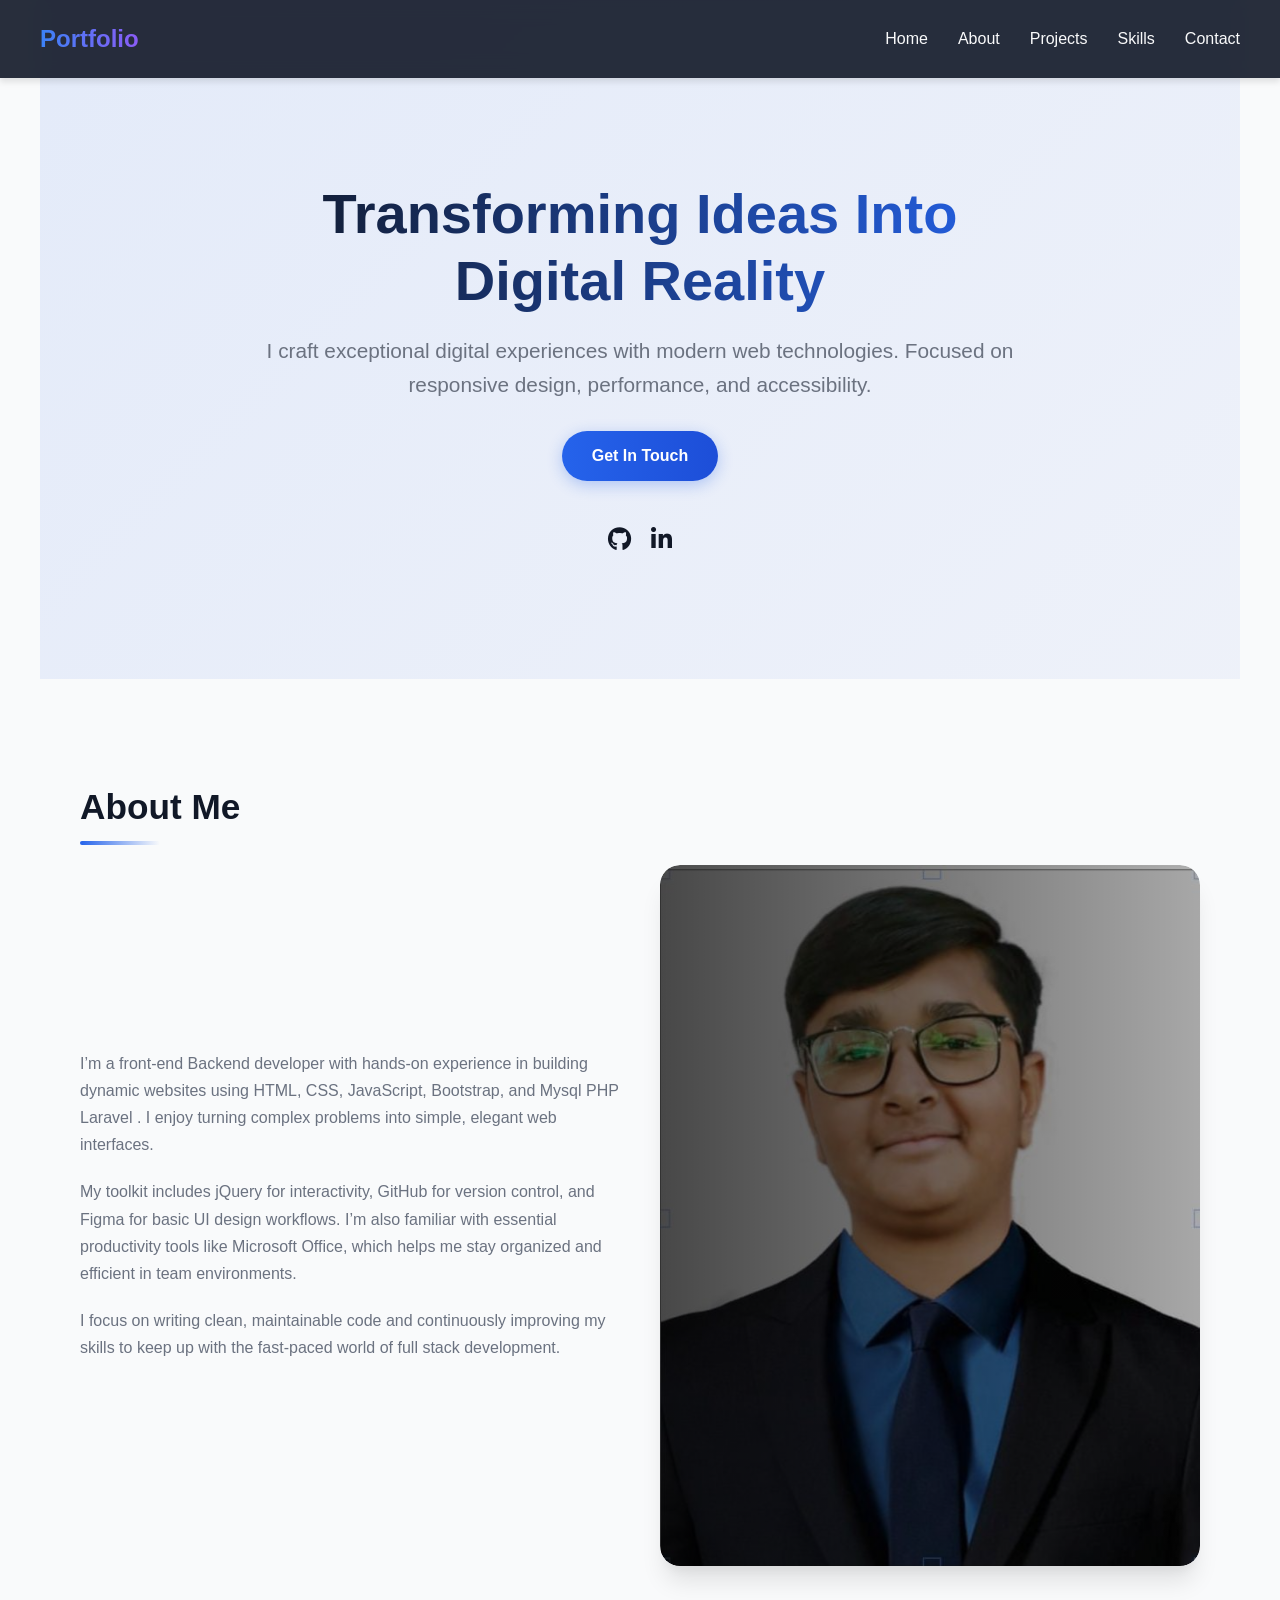
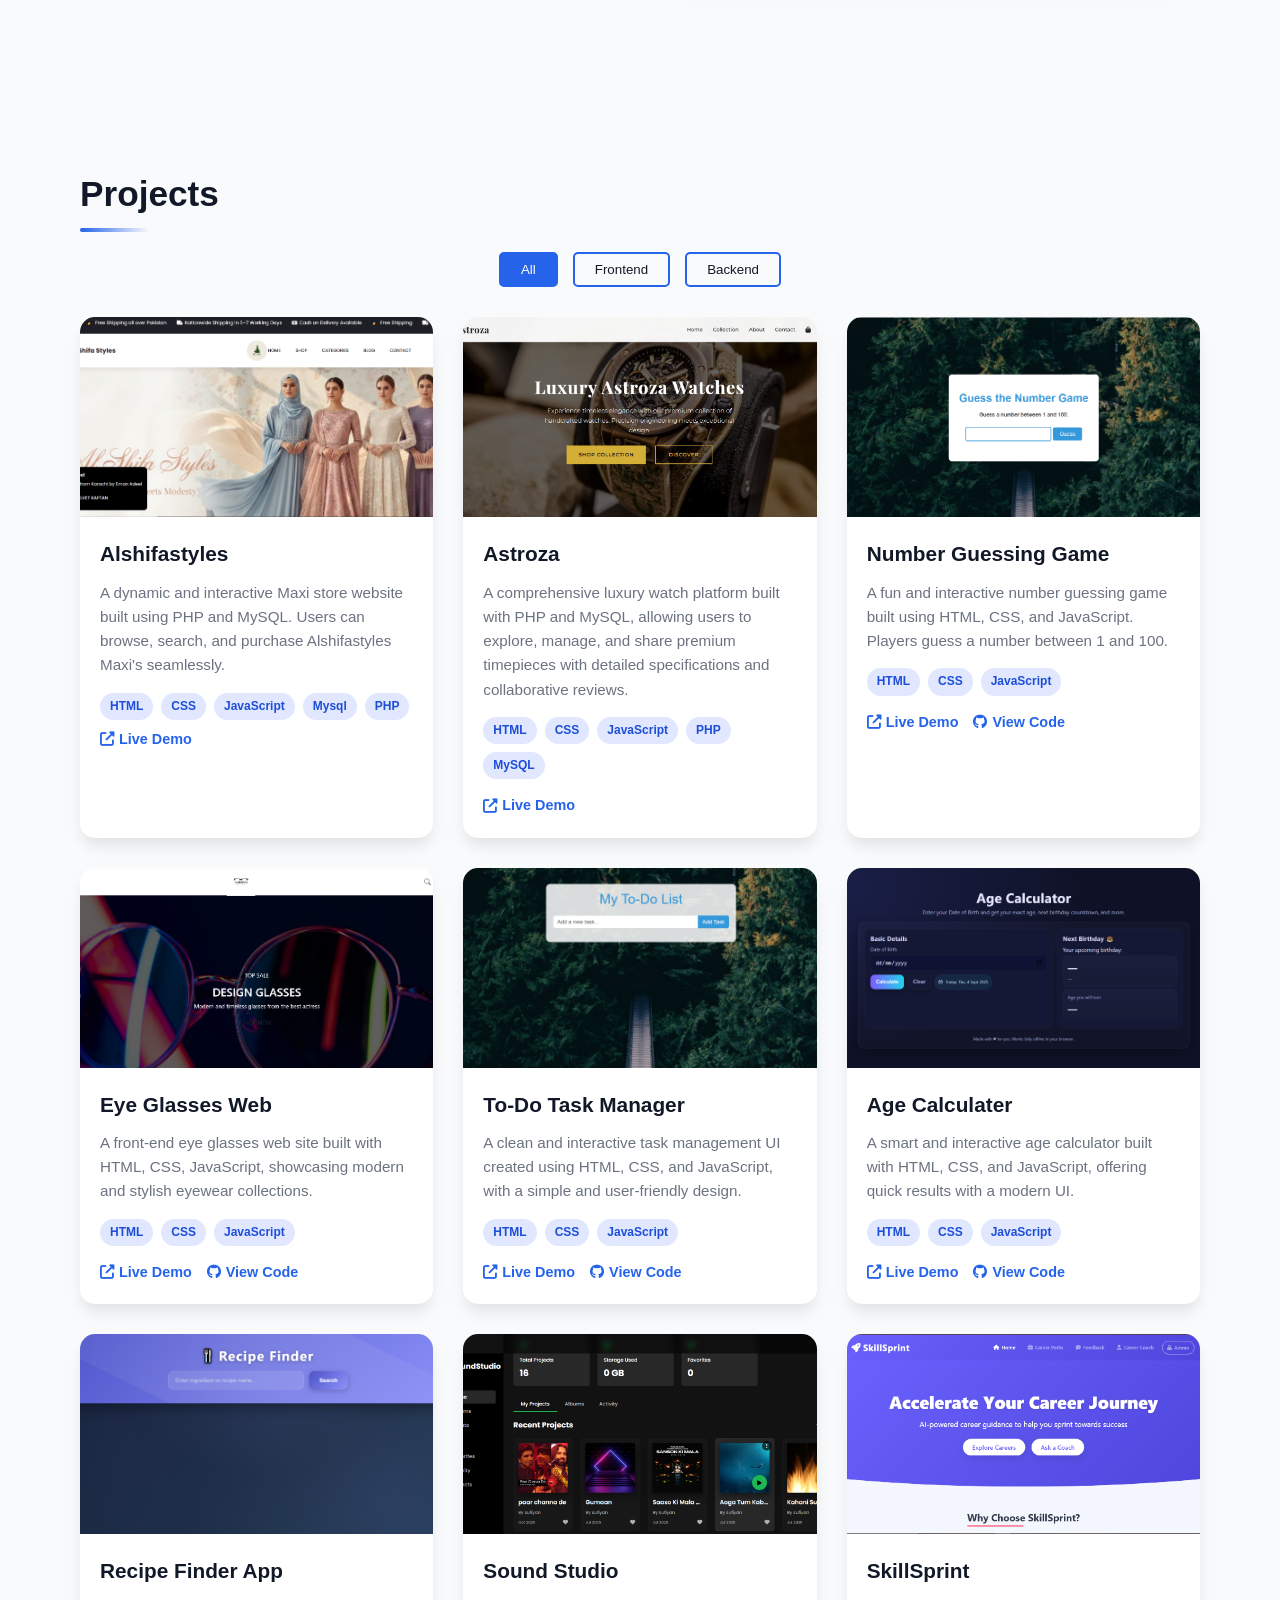
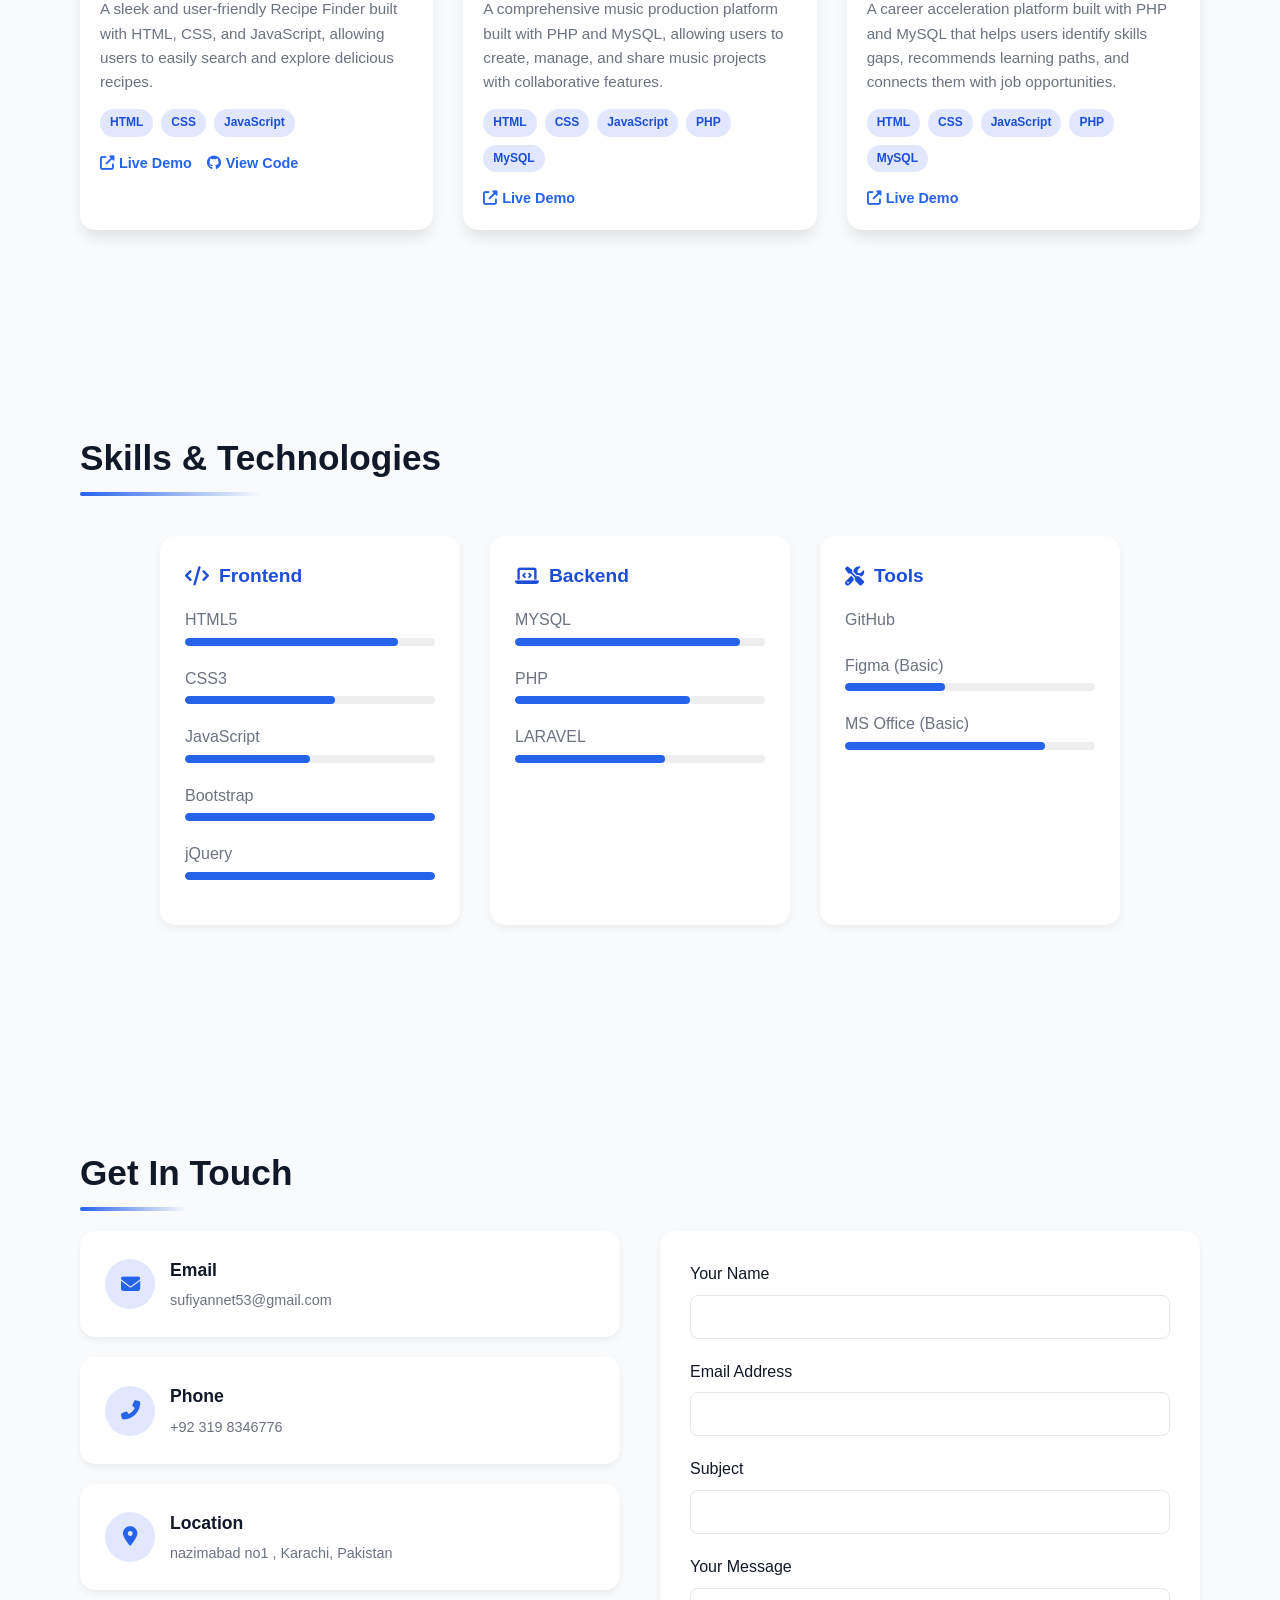
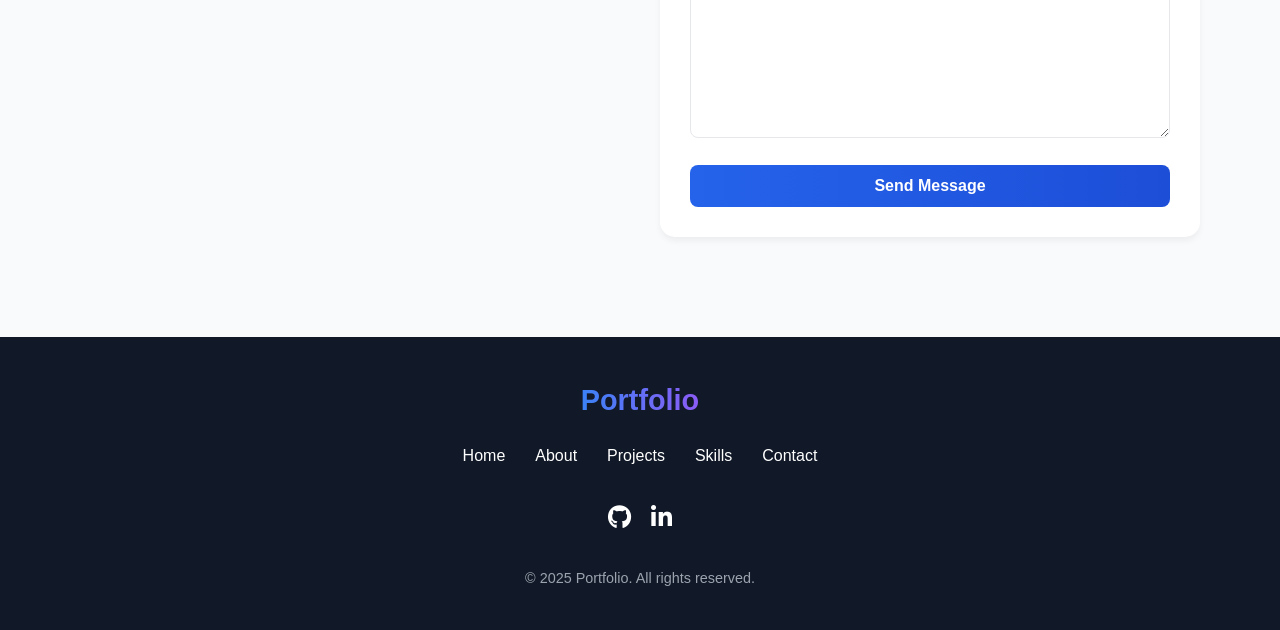
<file: index.html>
<!DOCTYPE html>
<html lang="en">

<head>
  <meta charset="UTF-8" />
  <meta name="viewport" content="width=device-width, initial-scale=1.0" />
  <title>Portfolio</title>
  <link rel="shortcut icon" href="" type="image/x-icon" />
  <link rel="stylesheet" href="https://cdnjs.cloudflare.com/ajax/libs/font-awesome/6.4.0/css/all.min.css" />
  <style>
    :root {
      --primary: #2563eb;
      --primary-dark: #1d4ed8;
      --dark: #111827;
      --light: #f9fafb;
      --gray: #6b7280;
      --success: #10b981;
    }

    .project-filter {
      display: flex;
      justify-content: center;
      gap: 15px;
      margin-bottom: 30px;
    }

    .filter-btn {
      padding: 8px 20px;
      background-color: var(--light);
      color: var(--dark);
      border: 2px solid var(--primary);
      border-radius: 5px;
      cursor: pointer;
      font-weight: 500;
      transition: all 0.3s ease;
    }

    .filter-btn:hover {
      background-color: var(--primary);
      color: var(--light);
    }

    .filter-btn.active {
      background-color: var(--primary);
      color: var(--light);
    }

    * {
      margin: 0;
      padding: 0;
      box-sizing: border-box;
    }

    body {
      font-family: "Inter", -apple-system, BlinkMacSystemFont, "Segoe UI",
        sans-serif;
      line-height: 1.6;
      background-color: var(--light);
      color: var(--dark);
      scroll-behavior: smooth;
    }

    ::-webkit-scrollbar {
      width: 8px;
    }

    ::-webkit-scrollbar-track {
      background: var(--light);
    }

    ::-webkit-scrollbar-thumb {
      background: var(--primary);
      border-radius: 4px;
    }

    ::-webkit-scrollbar-thumb:hover {
      background: var(--primary-dark);
    }

    header {
      background-color: rgba(17, 24, 39, 0.9);
      color: var(--light);
      padding: 20px 40px;
      display: flex;
      justify-content: space-between;
      align-items: center;
      position: fixed;
      width: 100%;
      top: 0;
      z-index: 100;
      backdrop-filter: blur(10px);
      box-shadow: 0 4px 6px rgba(0, 0, 0, 0.1);
      transition: all 0.3s ease;
    }

    header.scrolled {
      padding: 15px 40px;
      box-shadow: 0 2px 10px rgba(0, 0, 0, 0.2);
    }

    .logo {
      font-size: 1.5rem;
      font-weight: 700;
      background: linear-gradient(90deg, #3b82f6, #8b5cf6);
      -webkit-background-clip: text;
      background-clip: text;
      color: transparent;
      transition: all 0.3s ease;
    }

    header.scrolled .logo {
      font-size: 1.3rem;
    }

    nav ul {
      display: flex;
      list-style: none;
      gap: 30px;
    }

    nav ul li a {
      color: var(--light);
      text-decoration: none;
      font-weight: 500;
      position: relative;
      transition: all 0.3s ease;
      padding: 5px 0;
    }

    nav ul li a::after {
      content: "";
      position: absolute;
      width: 0;
      height: 2px;
      bottom: 0;
      left: 0;
      background-color: var(--primary);
      transition: width 0.3s ease;
    }

    nav ul li a:hover::after {
      width: 100%;
    }

    nav ul li a:hover {
      color: var(--primary);
    }

    .menu-toggle {
      display: none;
      font-size: 1.5rem;
      cursor: pointer;
      color: var(--light);
      transition: all 0.3s ease;
    }

    .menu-toggle:hover {
      color: var(--primary);
    }

    section {
      padding: 100px 40px;
      max-width: 1200px;
      margin: auto;
    }

    section h2 {
      font-size: 2.2rem;
      margin-bottom: 30px;
      position: relative;
      display: inline-block;
    }

    section h2::after {
      content: "";
      position: absolute;
      width: 50%;
      height: 4px;
      bottom: -10px;
      left: 0;
      background: linear-gradient(90deg, var(--primary), transparent);
      border-radius: 2px;
    }

    .hero {
      text-align: center;
      padding: 180px 40px 120px;
      position: relative;
      overflow: hidden;
    }

    .hero::before {
      content: "";
      position: absolute;
      top: 0;
      left: 0;
      width: 100%;
      height: 100%;
      background: linear-gradient(135deg,
          rgba(37, 99, 235, 0.1) 0%,
          rgba(29, 78, 216, 0.05) 100%);
      z-index: -1;
    }

    .hero-content {
      max-width: 800px;
      margin: 0 auto;
      position: relative;
    }

    .hero h1 {
      font-size: 3.5rem;
      margin-bottom: 20px;
      line-height: 1.2;
      background: linear-gradient(90deg, #111827, #2563eb);
      -webkit-background-clip: text;
      background-clip: text;
      color: transparent;
      animation: fadeInUp 1s ease;
    }

    .hero p {
      font-size: 1.3rem;
      color: var(--gray);
      margin-bottom: 30px;
      animation: fadeInUp 1s ease 0.2s forwards;
      opacity: 0;
    }

    .cta-button {
      display: inline-block;
      background: linear-gradient(90deg, var(--primary), var(--primary-dark));
      color: white;
      padding: 12px 30px;
      border-radius: 50px;
      text-decoration: none;
      font-weight: 600;
      box-shadow: 0 4px 15px rgba(37, 99, 235, 0.3);
      transition: all 0.3s ease;
      animation: fadeInUp 1s ease 0.4s forwards;
      opacity: 0;
      border: none;
      cursor: pointer;
      font-size: 1rem;
    }

    .cta-button:hover {
      transform: translateY(-3px);
      box-shadow: 0 6px 20px rgba(37, 99, 235, 0.4);
    }

    .social-links {
      display: flex;
      justify-content: center;
      gap: 20px;
      margin-top: 40px;
      animation: fadeInUp 1s ease 0.6s forwards;
      opacity: 0;
    }

    .social-links a {
      color: var(--dark);
      font-size: 1.5rem;
      transition: all 0.3s ease;
    }

    .social-links a:hover {
      color: var(--primary);
      transform: translateY(-3px);
    }

    .about-content {
      display: grid;
      grid-template-columns: 1fr 1fr;
      gap: 40px;
      align-items: center;

      .about-text p {
        margin-bottom: 20px;
        color: var(--gray);
        line-height: 1.7;
      }

      .about-image {
        position: relative;
        border-radius: 20px;
        overflow: hidden;
        box-shadow: 0 20px 25px -5px rgba(0, 0, 0, 0.1),
          0 10px 10px -5px rgba(0, 0, 0, 0.04);
        transition: all 0.5s ease;

        &:hover {
          transform: translateY(-10px);
          box-shadow: 0 25px 50px -12px rgba(0, 0, 0, 0.25);
        }

        img {
          width: 100%;
          height: auto;
          display: block;
          border-radius: 20px;
        }

        &::before {
          content: "";
          position: absolute;
          top: 0;
          left: 0;
          width: 100%;
          height: 100%;
          background: linear-gradient(to right,
              rgba(0, 0, 0, 0.7),
              rgba(0, 0, 0, 0.3));
          border-radius: 20px;
          pointer-events: none;
          transition: background 0.3s ease;
        }

        &:hover::before {
          background: linear-gradient(to right,
              rgba(0, 0, 0, 0.85),
              rgba(0, 0, 0, 0.5));
        }
      }
    }

    .projects {
      display: grid;
      grid-template-columns: repeat(auto-fill, minmax(350px, 1fr));
      gap: 30px;
    }

    .project {
      background-color: white;
      border-radius: 15px;
      overflow: hidden;
      box-shadow: 0 10px 15px -3px rgba(0, 0, 0, 0.1);
      transition: all 0.3s ease;
      position: relative;
    }

    .project:hover {
      transform: translateY(-10px);
      box-shadow: 0 20px 25px -5px rgba(0, 0, 0, 0.1);
    }

    .project-image {
      height: 200px;
      overflow: hidden;
    }

    .project-image img {
      width: 100%;
      height: 100%;
      object-fit: cover;
      transition: transform 0.5s ease;
    }

    .project:hover .project-image img {
      transform: scale(1.1);
    }

    .project-content {
      padding: 20px;
    }

    .project h3 {
      font-size: 1.3rem;
      margin-bottom: 10px;
      color: var(--dark);
    }

    .project p {
      color: var(--gray);
      margin-bottom: 15px;
      font-size: 0.95rem;
    }

    .project-tags {
      display: flex;
      flex-wrap: wrap;
      gap: 8px;
      margin-bottom: 15px;
    }

    .project-tag {
      background-color: #e0e7ff;
      color: var(--primary-dark);
      padding: 4px 10px;
      border-radius: 50px;
      font-size: 0.75rem;
      font-weight: 600;
    }

    .project-links {
      display: flex;
      gap: 15px;
    }

    .project-link {
      display: inline-flex;
      align-items: center;
      gap: 5px;
      color: var(--primary);
      text-decoration: none;
      font-weight: 600;
      font-size: 0.9rem;
      transition: all 0.3s ease;
    }

    .project-link:hover {
      color: var(--primary-dark);
    }

    .skills-container {
      max-width: 1000px;
      margin: 0 auto;
      display: grid;
      grid-template-columns: repeat(auto-fit, minmax(280px, 1fr));
      gap: 30px;
      padding: 20px;
    }

    .skill-category {
      background-color: white;
      padding: 25px;
      border-radius: 15px;
      box-shadow: 0 4px 8px rgba(0, 0, 0, 0.05);
      transition: all 0.3s ease;
    }

    .skill-category:hover {
      transform: translateY(-5px);
      box-shadow: 0 10px 15px rgba(0, 0, 0, 0.1);
    }

    .skill-category h3 {
      font-size: 1.2rem;
      margin-bottom: 15px;
      display: flex;
      align-items: center;
      gap: 10px;
      color: var(--primary-dark);
    }

    .skill-category ul {
      list-style: none;
      padding: 0;
    }

    .skill-category li {
      margin-bottom: 20px;
      font-weight: 500;
      color: var(--gray);
    }

    .progress-bar {
      background: #eee;
      height: 8px;
      border-radius: 6px;
      margin-top: 5px;
      overflow: hidden;
    }

    .progress-bar span {
      display: block;
      height: 100%;
      background-color: var(--primary);
      border-radius: 6px;
      transition: width 0.5s ease;
    }

    .contact-container {
      display: grid;
      grid-template-columns: 1fr 1fr;
      gap: 40px;
    }

    .contact-info {
      display: flex;
      flex-direction: column;
      gap: 20px;
    }

    .contact-card {
      background-color: white;
      padding: 25px;
      border-radius: 15px;
      box-shadow: 0 4px 6px rgba(0, 0, 0, 0.05);
      transition: all 0.3s ease;
      display: flex;
      align-items: center;
      gap: 15px;
    }

    .contact-card:hover {
      transform: translateY(-5px);
      box-shadow: 0 10px 15px rgba(0, 0, 0, 0.1);
    }

    .contact-icon {
      width: 50px;
      height: 50px;
      background-color: #e0e7ff;
      border-radius: 50%;
      display: flex;
      align-items: center;
      justify-content: center;
      color: var(--primary);
      font-size: 1.2rem;
    }

    .contact-text h3 {
      font-size: 1.1rem;
      margin-bottom: 5px;
      color: var(--dark);
    }

    .contact-text p {
      color: var(--gray);
      font-size: 0.9rem;
    }

    form {
      background: white;
      padding: 30px;
      border-radius: 15px;
      box-shadow: 0 4px 6px rgba(0, 0, 0, 0.05);
    }

    .form-group {
      margin-bottom: 20px;
    }

    form label {
      display: block;
      margin-bottom: 8px;
      font-weight: 500;
      color: var(--dark);
    }

    form input,
    form textarea {
      width: 100%;
      padding: 12px 15px;
      border: 1px solid #e5e7eb;
      border-radius: 8px;
      font-size: 1rem;
      transition: all 0.3s ease;
    }

    form input:focus,
    form textarea:focus {
      outline: none;
      border-color: var(--primary);
      box-shadow: 0 0 0 3px rgba(37, 99, 235, 0.1);
    }

    form textarea {
      min-height: 150px;
      resize: vertical;
    }

    form button {
      background: linear-gradient(90deg, var(--primary), var(--primary-dark));
      color: white;
      padding: 12px 30px;
      border: none;
      border-radius: 8px;
      font-weight: 600;
      cursor: pointer;
      transition: all 0.3s ease;
      width: 100%;
      font-size: 1rem;
    }

    form button:hover {
      transform: translateY(-2px);
      box-shadow: 0 5px 15px rgba(37, 99, 235, 0.3);
    }

    footer {
      background-color: var(--dark);
      color: white;
      padding: 40px;
      text-align: center;
    }

    .footer-content {
      max-width: 800px;
      margin: 0 auto;
    }

    .footer-logo {
      font-size: 1.8rem;
      font-weight: 700;
      margin-bottom: 20px;
      background: linear-gradient(90deg, #3b82f6, #8b5cf6);
      -webkit-background-clip: text;
      background-clip: text;
      color: transparent;
      display: inline-block;
    }

    .footer-links {
      display: flex;
      justify-content: center;
      gap: 30px;
      margin-bottom: 30px;
    }

    .footer-links a {
      color: white;
      text-decoration: none;
      transition: all 0.3s ease;
    }

    .footer-links a:hover {
      color: var(--primary);
    }

    .footer-social {
      display: flex;
      justify-content: center;
      gap: 20px;
      margin-bottom: 30px;
    }

    .footer-social a {
      color: white;
      font-size: 1.5rem;
      transition: all 0.3s ease;
    }

    .footer-social a:hover {
      color: var(--primary);
      transform: translateY(-3px);
    }

    .copyright {
      color: #9ca3af;
      font-size: 0.9rem;
    }

    @keyframes fadeInUp {
      from {
        opacity: 0;
        transform: translateY(20px);
      }

      to {
        opacity: 1;
        transform: translateY(0);
      }
    }

    @keyframes float {

      0%,
      100% {
        transform: translateY(0);
      }

      50% {
        transform: translateY(-10px);
      }
    }

    .floating {
      animation: float 3s ease-in-out infinite;
    }

    @media (max-width: 1024px) {

      .about-content,
      .contact-container {
        grid-template-columns: 1fr;
      }

      .about-image {
        order: -1;
      }
    }

    @media (max-width: 768px) {
      section {
        padding: 80px 20px;
      }

      .hero {
        padding: 150px 20px 80px;
      }

      .hero h1 {
        font-size: 2.5rem;
      }

      nav ul {
        display: none;
        flex-direction: column;
        background-color: rgba(17, 24, 39, 0.95);
        padding: 20px;
        position: fixed;
        top: 80px;
        left: 0;
        width: 100%;
        height: calc(100vh - 80px);
        align-items: center;
        justify-content: center;
        gap: 30px;
        backdrop-filter: blur(10px);
        transition: all 0.3s ease;
      }

      nav ul.active {
        display: flex;
      }

      .menu-toggle {
        display: block;
      }

      .projects {
        grid-template-columns: 1fr;
      }
    }

    @media (max-width: 480px) {
      header {
        padding: 15px 20px;
      }

      .hero h1 {
        font-size: 2rem;
      }

      section h2 {
        font-size: 1.8rem;
      }
    }
  </style>
</head>

<body>
  <header id="header">
    <div class="logo">Portfolio</div>
    <div class="menu-toggle" onclick="toggleMenu()">
      <i class="fas fa-bars"></i>
    </div>
    <nav>
      <ul id="nav-links">
        <li><a href="#home">Home</a></li>
        <li><a href="#about">About</a></li>
        <li><a href="#projects">Projects</a></li>
        <li><a href="#skills">Skills</a></li>
        <li><a href="#contact">Contact</a></li>
      </ul>
    </nav>
  </header>

  <section class="hero" id="home">
    <div class="hero-content">
      <h1>Transforming Ideas Into Digital Reality</h1>
      <p>
        I craft exceptional digital experiences with modern web technologies.
        Focused on responsive design, performance, and accessibility.
      </p>
      <a href="#contact" class="cta-button">Get In Touch</a>
      <div class="social-links">
        <a href="https://github.com/raza1361" aria-label="GitHub"><i class="fab fa-github"></i></a>
        <a href="https://www.linkedin.com/in/muhammad-sufiyan-a01a2b349?utm_source=share&utm_campaign=share_via&utm_content=profile&utm_medium=android_app"
          aria-label="LinkedIn"><i class="fab fa-linkedin-in"></i></a>
      </div>
    </div>
  </section>

  <section id="about">
    <h2>About Me</h2>
    <div class="about-content">
      <div class="about-text">
        <p>
          I’m a front-end Backend developer with hands-on experience in building
          dynamic websites using HTML, CSS, JavaScript, Bootstrap, and Mysql PHP Laravel . I
          enjoy turning complex problems into simple, elegant web interfaces.
        </p>

        <p>
          My toolkit includes jQuery for interactivity, GitHub for version
          control, and Figma for basic UI design workflows. I’m also familiar
          with essential productivity tools like Microsoft Office, which helps
          me stay organized and efficient in team environments.
        </p>

        <p>
          I focus on writing clean, maintainable code and continuously
          improving my skills to keep up with the fast-paced world of full stack
          development.
        </p>
      </div>
      <div class="about-image floating">
        <img src="./images/hero.jpeg" alt="Developer working" />
      </div>
    </div>
  </section>

  <section id="projects">
    <h2>Projects</h2>
    <div class="project-filter">
      <button class="filter-btn active" data-filter="all">All</button>
      <button class="filter-btn" data-filter="frontend">Frontend</button>
      <button class="filter-btn" data-filter="backend">Backend</button>
    </div>
    <div class="projects">
      <div class="project" data-category="backend">
        <div class="project-image">
          <img src="./images/alshifastyles.PNG" alt="Alshifastyles" />
        </div>
        <div class="project-content">
          <h3>Alshifastyles</h3>
          <p>
            A dynamic and interactive Maxi store website built using PHP and MySQL. Users can browse, search, and
            purchase Alshifastyles Maxi's seamlessly.
          </p>
          <div class="project-tags">
            <span class="project-tag">HTML</span>
            <span class="project-tag">CSS</span>
            <span class="project-tag">JavaScript</span>
            <span class="project-tag">Mysql</span>
            <span class="project-tag">PHP</span>
            <div class="project-links">
              <a href="https://alshifastyle.com/
" class="project-link"><i class="fas fa-external-link-alt"></i> Live Demo</a>
            </div>
          </div>
        </div>
      </div>

      <div class="project" data-category="backend">
        <div class="project-image">
          <img src="./images/astroza.png" alt="Astroza" />
        </div>
        <div class="project-content">
          <h3>Astroza</h3>
          <p>
            A comprehensive luxury watch platform built with PHP and MySQL, allowing users to explore, manage, and share premium timepieces with detailed specifications and collaborative reviews.
          </p>
          <div class="project-tags">
            <span class="project-tag">HTML</span>
            <span class="project-tag">CSS</span>
            <span class="project-tag">JavaScript</span>
            <span class="project-tag">PHP</span>
            <span class="project-tag">MySQL</span>
          </div>
          <div class="project-links">
            <a href="https://astroza.infinityfreeapp.com/" class="project-link"><i
                class="fas fa-external-link-alt"></i> Live Demo</a>
          </div>
        </div>
      </div>

      <div class="project" data-category="frontend">
        <div class="project-image">
          <img src="./images/guess.png" alt="Number Guessing Game" />
        </div>
        <div class="project-content">
          <h3>Number Guessing Game</h3>
          <p>
            A fun and interactive number guessing game built using HTML, CSS,
            and JavaScript. Players guess a number between 1
            and 100.
          </p>
          <div class="project-tags">
            <span class="project-tag">HTML</span>
            <span class="project-tag">CSS</span>
            <span class="project-tag">JavaScript</span>
          </div>
          <div class="project-links">
            <a href="https://raza1361.github.io/number-guessing" class="project-link"><i
                class="fas fa-external-link-alt"></i> Live Demo</a>
            <a href="https://github.com/raza1361/number-guessing" class="project-link"><i class="fab fa-github"></i>
              View Code</a>
          </div>
        </div>
      </div>

      <div class="project" data-category="frontend">
        <div class="project-image">
          <img src="./images/eyeglass.png" alt="Eye Glasses Web" />
        </div>
        <div class="project-content">
          <h3>Eye Glasses Web</h3>
          <p>
            A front-end eye glasses web site built with HTML, CSS, JavaScript, showcasing modern and stylish eyewear
            collections.
          </p>
          <div class="project-tags">
            <span class="project-tag">HTML</span>
            <span class="project-tag">CSS</span>
            <span class="project-tag">JavaScript</span>
          </div>
          <div class="project-links">
            <a href="https://raza1361.github.io/EyeGlassesWeb" class="project-link"><i
                class="fas fa-external-link-alt"></i> Live Demo</a>
            <a href="https://github.com/raza1361/EyeGlassesWeb" class="project-link"><i class="fab fa-github"></i> View
              Code</a>
          </div>
        </div>
      </div>

      <div class="project" data-category="frontend">
        <div class="project-image">
          <img src="./images/todo.png" alt="Task Manager Project" />
        </div>
        <div class="project-content">
          <h3>To-Do Task Manager</h3>
          <p>
            A clean and interactive task management UI created using HTML, CSS, and JavaScript, with a simple and
            user-friendly design.
          </p>
          <div class="project-tags">
            <span class="project-tag">HTML</span>
            <span class="project-tag">CSS</span>
            <span class="project-tag">JavaScript</span>

          </div>
          <div class="project-links">
            <a href="https://raza1361.github.io/todo-list" class="project-link"><i class="fas fa-external-link-alt"></i>
              Live Demo</a>
            <a href="https://github.com/raza1361/todo-list" class="project-link"><i class="fab fa-github"></i> View
              Code</a>
          </div>
        </div>
      </div>

      <div class="project" data-category="frontend">
        <div class="project-image">
          <img src="./images/age.png" alt="age Calculater" />
        </div>
        <div class="project-content">
          <h3>Age Calculater</h3>
          <p>
            A smart and interactive age calculator built with HTML, CSS, and JavaScript, offering quick results with a
            modern UI.
          </p>
          <div class="project-tags">
            <span class="project-tag">HTML</span>
            <span class="project-tag">CSS</span>
            <span class="project-tag">JavaScript</span>
          </div>
          <div class="project-links">
            <a href="https://raza1361.github.io/age-calculater" class="project-link"><i
                class="fas fa-external-link-alt"></i> Live Demo</a>
            <a href="https://github.com/raza1361/age-calculater" class="project-link"><i class="fab fa-github"></i> View
              Code</a>
          </div>
        </div>
      </div>

      <div class="project" data-category="frontend">
        <div class="project-image">
          <img src="./images/recipe.png" alt="Recipe Finder App" />
        </div>
        <div class="project-content">
          <h3>Recipe Finder App</h3>
          <p>
            A sleek and user-friendly Recipe Finder built with HTML, CSS, and JavaScript, allowing users to easily
            search and explore delicious recipes.
          </p>
          <div class="project-tags">
            <span class="project-tag">HTML</span>
            <span class="project-tag">CSS</span>
            <span class="project-tag">JavaScript</span>
          </div>
          <div class="project-links">
            <a href="https://raza1361.github.io/recipe-founding-app" class="project-link"><i
                class="fas fa-external-link-alt"></i> Live Demo</a>
            <a href="https://github.com/raza1361/recipe-founding-app" class="project-link"><i class="fab fa-github"></i>
              View Code</a>
          </div>
        </div>
      </div>

      <div class="project" data-category="backend">
        <div class="project-image">
          <img src="./images/soundstudio.png" alt="Sound Studio" />
        </div>
        <div class="project-content">
          <h3>Sound Studio</h3>
          <p>
            A comprehensive music production platform built with PHP and MySQL, allowing users to create, manage, and
            share music projects with collaborative features.
          </p>
          <div class="project-tags">
            <span class="project-tag">HTML</span>
            <span class="project-tag">CSS</span>
            <span class="project-tag">JavaScript</span>
            <span class="project-tag">PHP</span>
            <span class="project-tag">MySQL</span>
          </div>
          <div class="project-links">
            <a href="https://soundstudio.infinityfreeapp.com/" class="project-link"><i
                class="fas fa-external-link-alt"></i> Live Demo</a>
          </div>
        </div>
      </div>

      <div class="project" data-category="backend">
        <div class="project-image">
          <img src="./images/skillsprint.png" alt="SkillSprint" />
        </div>
        <div class="project-content">
          <h3>SkillSprint</h3>
          <p>
            A career acceleration platform built with PHP and MySQL that helps users identify skills gaps, recommends
            learning paths, and connects them with job opportunities.
          </p>
          <div class="project-tags">
            <span class="project-tag">HTML</span>
            <span class="project-tag">CSS</span>
            <span class="project-tag">JavaScript</span>
            <span class="project-tag">PHP</span>
            <span class="project-tag">MySQL</span>
          </div>
          <div class="project-links">
            <a href="https://skillswrapx.infinityfreeapp.com/" class="project-link"><i
                class="fas fa-external-link-alt"></i> Live Demo</a>
          </div>
        </div>
      </div>
    </div>
  </section>

  <section id="skills">
    <h2>Skills & Technologies</h2>
    <div class="skills-container">

      <div class="skill-category">
        <h3><i class="fas fa-code"></i> Frontend</h3>
        <ul>
          <li>
            HTML5
            <div class="progress-bar"><span style="width: 85%"></span></div>
          </li>
          <li>
            CSS3
            <div class="progress-bar"><span style="width: 60%"></span></div>
          </li>
          <li>
            JavaScript
            <div class="progress-bar"><span style="width: 50%"></span></div>
          </li>
          <li>
            Bootstrap
            <div class="progress-bar"><span style="width: 100%"></span></div>
          </li>
          <li>
            jQuery
            <div class="progress-bar"><span style="width: 100%"></span></div>
          </li>
        </ul>
      </div>

      <div class="skill-category">
        <h3><i class="fas fa-laptop-code"></i>Backend</h3>
        <ul>
          <li>
            MYSQL
            <div class="progress-bar"><span style="width: 90%"></span></div>
          </li>
          <li>
            PHP
            <div class="progress-bar"><span style="width: 70%"></span></div>
          </li>
          <li>
            LARAVEL
            <div class="progress-bar"><span style="width: 60%"></span></div>
          </li>
        </ul>
      </div>

      <div class="skill-category">
        <h3><i class="fas fa-tools"></i> Tools</h3>
        <ul>
          <li>
            GitHub
          </li>
          <li>
            Figma (Basic)
            <div class="progress-bar"><span style="width: 40%"></span></div>
          </li>
          <li>
            MS Office (Basic)
            <div class="progress-bar"><span style="width: 80%"></span></div>
          </li>
        </ul>
      </div>

    </div>
  </section>

  <script>
    document.addEventListener('DOMContentLoaded', function () {
      const filterBtns = document.querySelectorAll('.filter-btn');
      const projects = document.querySelectorAll('.project');

      filterBtns.forEach(btn => {
        btn.addEventListener('click', () => {
          filterBtns.forEach(btn => btn.classList.remove('active'));

          btn.classList.add('active');

          const filterValue = btn.getAttribute('data-filter');

          projects.forEach(project => {
            if (filterValue === 'all') {
              project.style.display = '';
            } else {
              if (project.getAttribute('data-category') === filterValue) {
                project.style.display = '';
              } else {
                project.style.display = 'none';
              }
            }
          });
        });
      });
    });
  </script>

  <section id="contact">
    <h2>Get In Touch</h2>
    <div class="contact-container">
      <div class="contact-info">
        <div class="contact-card">
          <div class="contact-icon">
            <i class="fas fa-envelope"></i>
          </div>
          <div class="contact-text">
            <h3>Email</h3>
            <p>sufiyannet53@gmail.com</p>
          </div>
        </div>

        <div class="contact-card">
          <div class="contact-icon">
            <i class="fas fa-phone-alt"></i>
          </div>
          <div class="contact-text">
            <h3>Phone</h3>
            <p>+92 319 8346776</p>
          </div>
        </div>

        <div class="contact-card">
          <div class="contact-icon">
            <i class="fas fa-map-marker-alt"></i>
          </div>
          <div class="contact-text">
            <h3>Location</h3>
            <p>nazimabad no1 , Karachi, Pakistan</p>
          </div>
        </div>
      </div>

      <form id="contact-form">
        <div class="form-group">
          <label for="name">Your Name</label>
          <input type="text" id="name" name="name" required />
        </div>

        <div class="form-group">
          <label for="email">Email Address</label>
          <input type="email" id="email" name="email" required />
        </div>

        <div class="form-group">
          <label for="subject">Subject</label>
          <input type="text" id="subject" name="subject" required />
        </div>

        <div class="form-group">
          <label for="message">Your Message</label>
          <textarea id="message" name="message" required></textarea>
        </div>

        <button type="submit">Send Message</button>
      </form>
    </div>
  </section>

  <footer>
    <div class="footer-content">
      <div class="footer-logo">Portfolio</div>
      <div class="footer-links">
        <a href="#home">Home</a>
        <a href="#about">About</a>
        <a href="#projects">Projects</a>
        <a href="#skills">Skills</a>
        <a href="#contact">Contact</a>
      </div>
      <div class="footer-social">
        <a href="https://github.com/raza1361" aria-label="GitHub"><i class="fab fa-github"></i></a>
        <a href="https://www.linkedin.com/in/muhammad-sufiyan-a01a2b349?utm_source=share&utm_campaign=share_via&utm_content=profile&utm_medium=android_app"
          aria-label="LinkedIn"><i class="fab fa-linkedin-in"></i></a>
      </div>
      <p class="copyright">© 2025 Portfolio. All rights reserved.</p>
    </div>
  </footer>

  <script>
    function toggleMenu() {
      const navLinks = document.getElementById("nav-links");
      navLinks.classList.toggle("active");
    }

    document.querySelectorAll("#nav-links a").forEach((link) => {
      link.addEventListener("click", () => {
        document.getElementById("nav-links").classList.remove("active");
      });
    });

    const header = document.getElementById("header");
    window.addEventListener("scroll", () => {
      if (window.scrollY > 50) {
        header.classList.add("scrolled");
      } else {
        header.classList.remove("scrolled");
      }
    });

    const contactForm = document.getElementById("contact-form");
    contactForm.addEventListener("submit", (e) => {
      e.preventDefault();

      const name = document.getElementById("name").value;
      const email = document.getElementById("email").value;
      const subject = document.getElementById("subject").value;
      const message = document.getElementById("message").value;

      console.log({ name, email, subject, message });

      alert("Thank you for your message! I will get back to you soon.");
      contactForm.reset();
    });

    document.querySelectorAll('a[href^="#"]').forEach((anchor) => {
      anchor.addEventListener("click", function (e) {
        e.preventDefault();

        const targetId = this.getAttribute("href");
        const targetElement = document.querySelector(targetId);

        if (targetElement) {
          window.scrollTo({
            top: targetElement.offsetTop - 80,
            behavior: "smooth",
          });
        }
      });
    });

    const animateOnScroll = () => {
      const elements = document.querySelectorAll(
        ".project, .skill-category, .contact-card"
      );

      elements.forEach((element) => {
        const elementPosition = element.getBoundingClientRect().top;
        const screenPosition = window.innerHeight / 1.2;

        if (elementPosition < screenPosition) {
          element.style.opacity = "1";
          element.style.transform = "translateY(0)";
        }
      });
    };

    document
      .querySelectorAll(".project, .skill-category, .contact-card")
      .forEach((el) => {
        el.style.opacity = "0";
        el.style.transform = "translateY(20px)";
        el.style.transition = "all 0.5s ease";
      });

    window.addEventListener("scroll", animateOnScroll);
    window.addEventListener("load", animateOnScroll);
  </script>
</body>

</html>
</file>
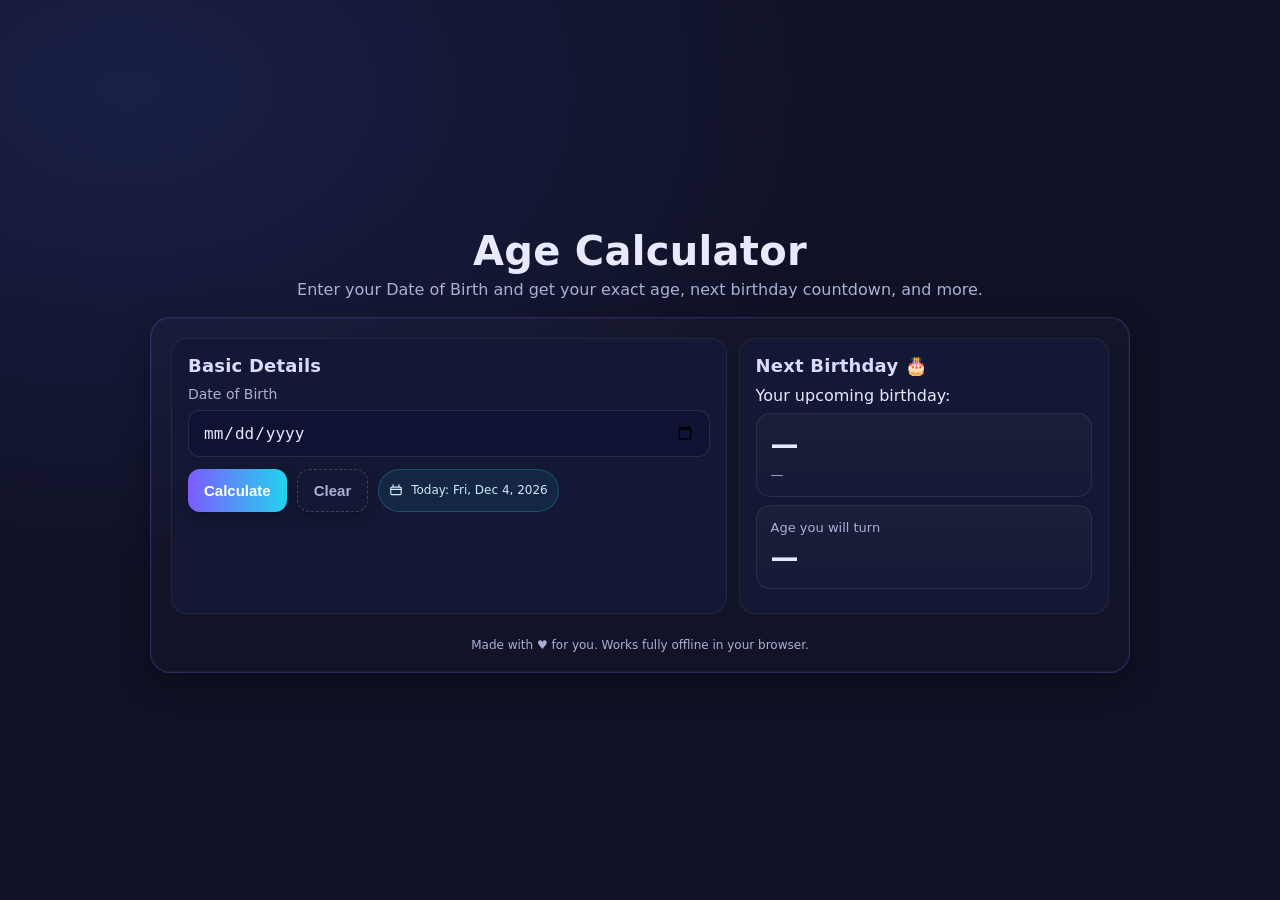
<file: age-calculater/index.html>
<!DOCTYPE html>
<html lang="en">
<head>
  <meta charset="UTF-8" />
  <meta name="viewport" content="width=device-width, initial-scale=1" />
  <title>Age Calculator</title>
  <link rel="stylesheet" href="style.css">
</head>
<body>
  <div class="wrap">
    <div class="title">
      <h1>Age Calculator</h1>
      <p>Enter your Date of Birth and get your exact age, next birthday countdown, and more.</p>
    </div>

    <div class="card">
      <div class="grid">
        <section class="panel">
          <h3>Basic Details</h3>
          <label for="dob">Date of Birth</label>
          <input type="date" id="dob" max="" />
          <div id="error" class="error" style="display:none"></div>

          <div class="row" style="margin-top:12px">
            <button class="btn btn-primary" id="calcBtn">Calculate</button>
            <button class="btn btn-ghost" id="clearBtn">Clear</button>
            <span id="todayTag" class="badge" title="Your device date">
              <svg width="14" height="14" viewBox="0 0 24 24" fill="none" xmlns="http://www.w3.org/2000/svg"><path d="M7 3v4M17 3v4M3 11h18M5 7h14a2 2 0 0 1 2 2v9a2 2 0 0 1-2 2H5a2 2 0 0 1-2-2V9a2 2 0 0 1 2-2Z" stroke="currentColor" stroke-width="2" stroke-linecap="round"/></svg>
              <span id="todayText"></span>
            </span>
          </div>

          <div id="results" style="margin-top:16px; display:none">
            <div class="stats">
              <div class="stat">
                <p>Years</p>
                <h4 id="years">—</h4>
              </div>
              <div class="stat">
                <p>Months</p>
                <h4 id="months">—</h4>
              </div>
              <div class="stat">
                <p>Days</p>
                <h4 id="days">—</h4>
              </div>
              <div class="stat">
                <p>Total Days Lived</p>
                <h4 id="totalDays">—</h4>
              </div>
              <div class="stat">
                <p>Hours</p>
                <h4 id="hours">—</h4>
              </div>
              <div class="stat">
                <p>Minutes</p>
                <h4 id="minutes">—</h4>
              </div>
              <div class="stat">
                <p>Seconds</p>
                <h4 id="seconds">—</h4>
              </div>
            </div>
          </div>
        </section>

        <aside class="panel">
          <h3>Next Birthday 🎂</h3>
          <div id="bdayBox">
            <p style="margin:0 0 8px">Your upcoming birthday:</p>
            <div class="stat" style="margin:8px 0">
              <h4 id="nextBdayDate">—</h4>
              <p id="nextBdayLeft">—</p>
            </div>
            <div class="stat" style="margin:8px 0">
              <p style="margin:0 0 6px">Age you will turn</p>
              <h4 id="turning">—</h4>
            </div>
          </div>
        </aside>
      </div>

      <footer>
        Made with ♥ for you. Works fully offline in your browser.
      </footer>
    </div>
  </div>

    <script src="script.js"></script>

</body>
</html>
</file>
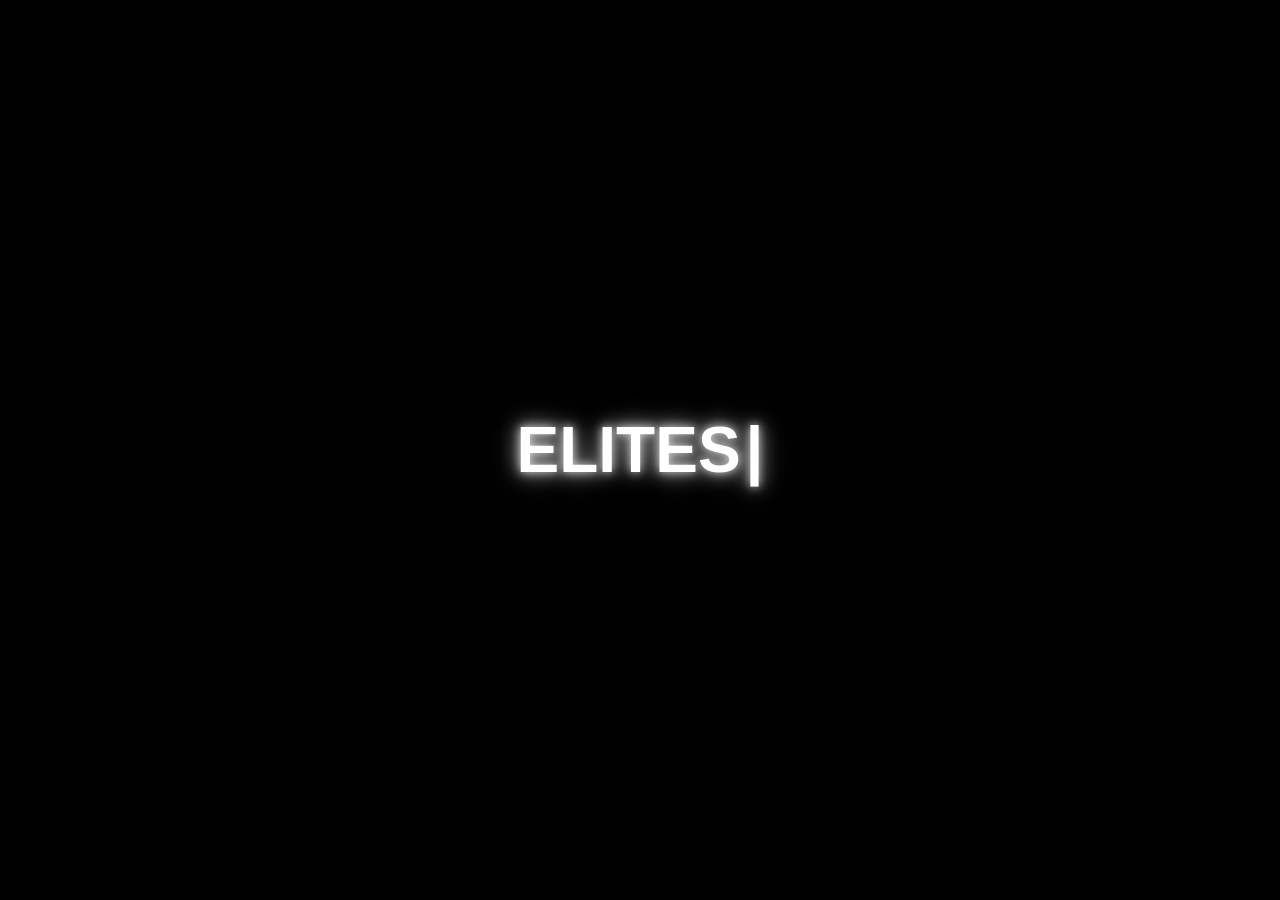
<file: E-Project-sem-1/index.html>
<!DOCTYPE html>
<html lang="en">
<head>
    <meta charset="UTF-8">
    <meta name="viewport" content="width=device-width, initial-scale=1.0">
    <title>Elite Spex Opening</title>
    <style>
        * {
            margin: 0;
            padding: 0;
            box-sizing: border-box;
        }

        body, html {
            width: 100%;
            height: 100%;
            font-family: 'Arial', sans-serif;
            background: #000;
            color: #fff;
            overflow: hidden;
        }

        #preloader {
            position: fixed;
            width: 100%;
            height: 100%;
            background: #000;
            display: flex;
            justify-content: center;
            align-items: center;
            flex-direction: column;
            z-index: 1000;
        }

        .logo-container {
            opacity: 0;
            animation: fadeIn 2s ease-out forwards;
        }

        .logo {
            font-size: 4rem;
            font-weight: bold;
            color: white;
            text-shadow: 
                0 0 10px rgba(255, 255, 255, 0.8), 
                0 0 20px rgba(255, 255, 255, 0.6), 
                0 0 30px rgba(255, 255, 255, 0.4);
        }

        .logo::after {
            content: "|";
            animation: blink 0.7s infinite;
            margin-left: 5px;
        }

        .slide-container {
            position: fixed;
            width: 100%;
            height: 100%;
            background: black;
            display: none;
            align-items: center;
            justify-content: center;
            z-index: 2000;
        }

        .slide {
            width: 100%;
            height: 100%;
            background: linear-gradient(45deg, white, black);
            transform: translateX(-100%);
            animation: slideIn 1.5s ease-in-out forwards;
        }

        #main-opening {
            position: fixed;
            width: 100%;
            height: 100%;
            background: linear-gradient(45deg, #000, #111);
            display: none;
            justify-content: center;
            align-items: center;
            flex-direction: column;
            z-index: 3000;
            perspective: 1000px;
        }

        .logo-container-main {
            position: relative;
            opacity: 0;
            transform-style: preserve-3d;
            animation: fadeIn 2s ease-out forwards, float 6s ease-in-out infinite;
        }

        .logo-main {
            width: 180px;
            filter: drop-shadow(0 0 20px rgba(255, 255, 255, 0.8));
            animation: glow 2s ease-in-out infinite alternate, rotate 8s linear infinite;
        }

        .light-burst {
            position: absolute;
            width: 100%;
            height: 100%;
            background: radial-gradient(circle, rgba(255, 255, 255, 0.3), transparent 70%);
            opacity: 0;
            animation: burst 3s ease-in-out forwards;
        }

        .particles {
            position: fixed;
            width: 100%;
            height: 100%;
            top: 0;
            left: 0;
            pointer-events: none;
        }

        .particle {
            position: absolute;
            width: 4px;
            height: 4px;
            background: #fff;
            border-radius: 50%;
            opacity: 0.7;
            animation: float 5s linear infinite;
        }

        .gradient-overlay {
            position: fixed;
            width: 100%;
            height: 100%;
            background: linear-gradient(45deg, rgba(255, 0, 150, 0.2), rgba(0, 200, 255, 0.2));
            opacity: 0;
            animation: gradientFade 4s ease-in-out forwards;
        }

        .blur {
            position: fixed;
            width: 100%;
            height: 100%;
            backdrop-filter: blur(40px);
            opacity: 1;
            animation: blurOut 2s ease-out forwards;
            animation-delay: 3.5s;
        }

        @keyframes fadeIn {
            0% { opacity: 0; }
            100% { opacity: 1; }
        }

        @keyframes blink {
            0%, 100% { opacity: 1; }
            50% { opacity: 0; }
        }

        @keyframes slideIn {
            0% { transform: translateX(-100%); }
            100% { transform: translateX(0); }
        }

        @keyframes float {
            0%, 100% { transform: translateY(0) rotate(0deg); }
            50% { transform: translateY(-20px) rotate(10deg); }
        }

        @keyframes glow {
            0% { filter: drop-shadow(0 0 10px rgba(255, 255, 255, 0.8)); }
            100% { filter: drop-shadow(0 0 30px rgba(255, 255, 255, 1)); }
        }

        @keyframes burst {
            0% { opacity: 0; transform: scale(0.8); }
            50% { opacity: 1; transform: scale(1.2); }
            100% { opacity: 0; transform: scale(1); }
        }

        @keyframes rotate {
            0% { transform: rotateY(0deg); }
            100% { transform: rotateY(360deg); }
        }

        @keyframes gradientFade {
            0% { opacity: 0; }
            50% { opacity: 1; }
            100% { opacity: 0; }
        }

        @keyframes blurOut {
            100% { opacity: 0; backdrop-filter: blur(0px); }
        }

        @keyframes fadeOut {
            100% { opacity: 0; visibility: hidden; }
        }
    </style>
</head>
<body>

    <div id="preloader">
        <div class="logo-container">
            <div class="logo" id="logo"></div>
        </div>
    </div>

    <div class="slide-container" id="slide-container">
        <div class="slide"></div>
    </div>

    <div id="main-opening">
        <div class="light-burst"></div>
        <div class="gradient-overlay"></div>
        <div class="particles"></div>
        <div class="logo-container-main">
            <img src="./images/logo.png" alt="Logo" class="logo-main">
        </div>
        <div class="blur"></div>
    </div>

    <script>
        function typeText(element, text, speed, callback) {
            let index = 0;
            element.textContent = "";
            const typingInterval = setInterval(() => {
                if (index < text.length) {
                    element.textContent += text.charAt(index);
                    index++;
                } else {
                    clearInterval(typingInterval);
                    setTimeout(() => reverseText(element, text, speed, callback), 2000);
                }
            }, speed);
        }

        function reverseText(element, text, speed, callback) {
            let index = text.length;
            const reverseInterval = setInterval(() => {
                if (index >= 0) {
                    element.textContent = text.substring(0, index);
                    index--;
                } else {
                    clearInterval(reverseInterval);
                    if (callback) callback();
                }
            }, speed);
        }

        function createParticles() {
            const particleContainer = document.querySelector('.particles');
            for (let i = 0; i < 150; i++) {
                let particle = document.createElement('div');
                particle.classList.add('particle');
                let size = Math.random() * 5 + 2;
                particle.style.width = `${size}px`;
                particle.style.height = `${size}px`;
                particle.style.left = `${Math.random() * 100}%`;
                particle.style.top = `${Math.random() * 100}%`;
                particle.style.animationDuration = `${Math.random() * 4 + 3}s`;
                particle.style.animationDelay = `${Math.random() * 2}s`;
                particleContainer.appendChild(particle);
            }
        }

        document.addEventListener("DOMContentLoaded", function () {
            const logo = document.getElementById("logo");
            typeText(logo, "ELITESPECS", 150, () => {
                setTimeout(() => {
                    document.getElementById("preloader").style.display = "none";
                    document.getElementById("slide-container").style.display = "flex";

                    setTimeout(() => {
                        document.getElementById("slide-container").style.display = "none";
                        document.getElementById("main-opening").style.display = "flex";
                        document.getElementById("main-opening").style.opacity = 1;
                        createParticles();

                        setTimeout(() => {
                            document.getElementById("main-opening").style.animation = "fadeOut 1s forwards";
                            setTimeout(() => {
                                window.location.href = "home.html";
                            }, 1500);
                        }, 8000);
                    }, 2000);
                }, 1000);
            });
        });
    </script>
   
</body>
</html>
</file>
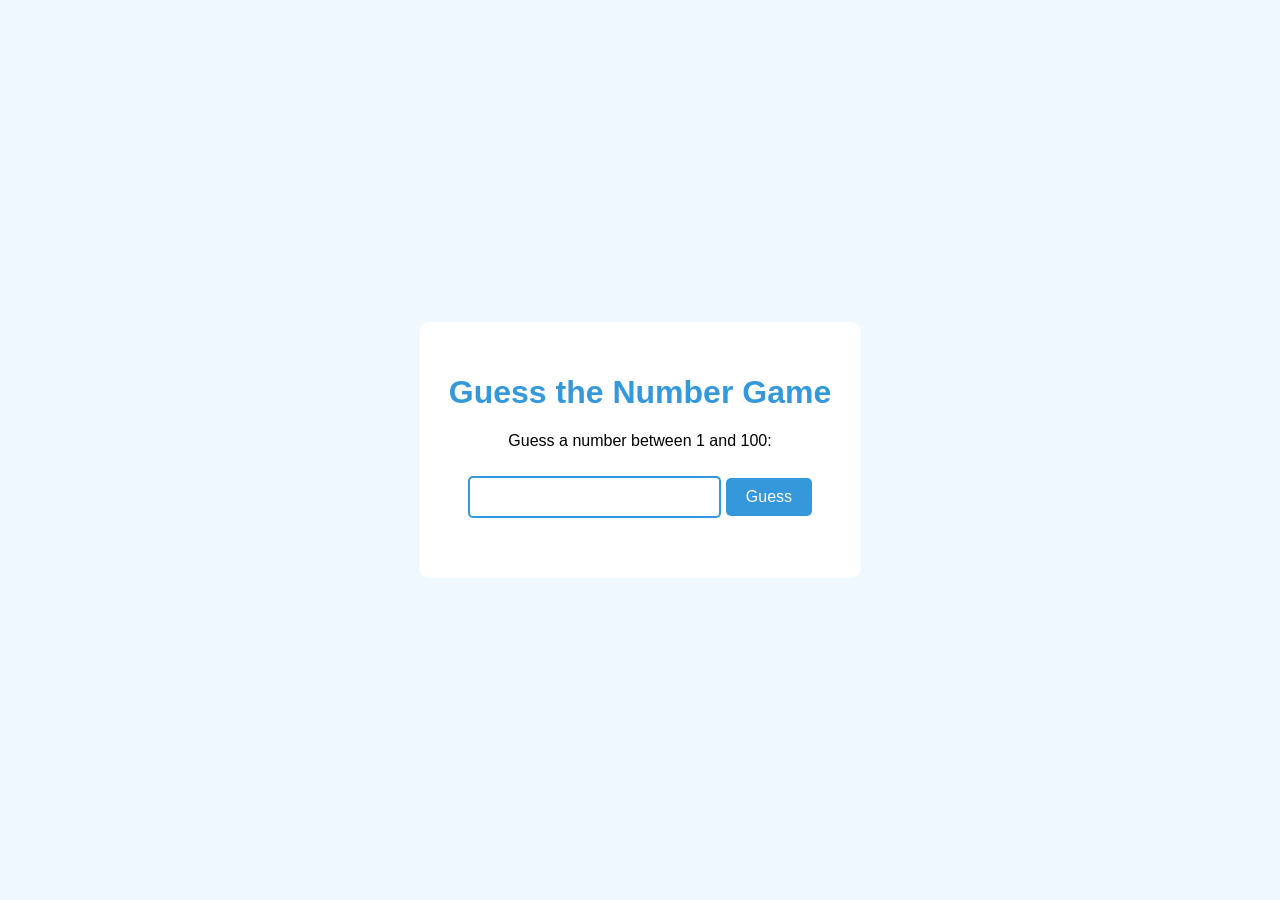
<file: number-guessing-game/index.html>
<!DOCTYPE html>
<html lang="en">
<head>
    <meta charset="UTF-8">
    <meta name="viewport" content="width=device-width, initial-scale=1.0">
    <title>Guess The Number Game</title>
    <link rel="stylesheet" href="https://cdnjs.cloudflare.com/ajax/libs/font-awesome/6.4.0/css/all.min.css">
    <link rel="stylesheet" href="style.css">
</head>
<body>
 <div id="game-container">
        <h1>Guess the Number Game</h1>
        <p>Guess a number between 1 and 100:</p>
        <input type="number" id="guessInput" min="1" max="100" />
        <button onclick="checkGuess()">Guess</button>

        <div class="message" id="message"></div>
        <button id="resetButton" onclick="resetGame()" style="display: none;">Play Again</button>
    </div>

    <script src="script.js"></script>
</body>
</html>
</file>
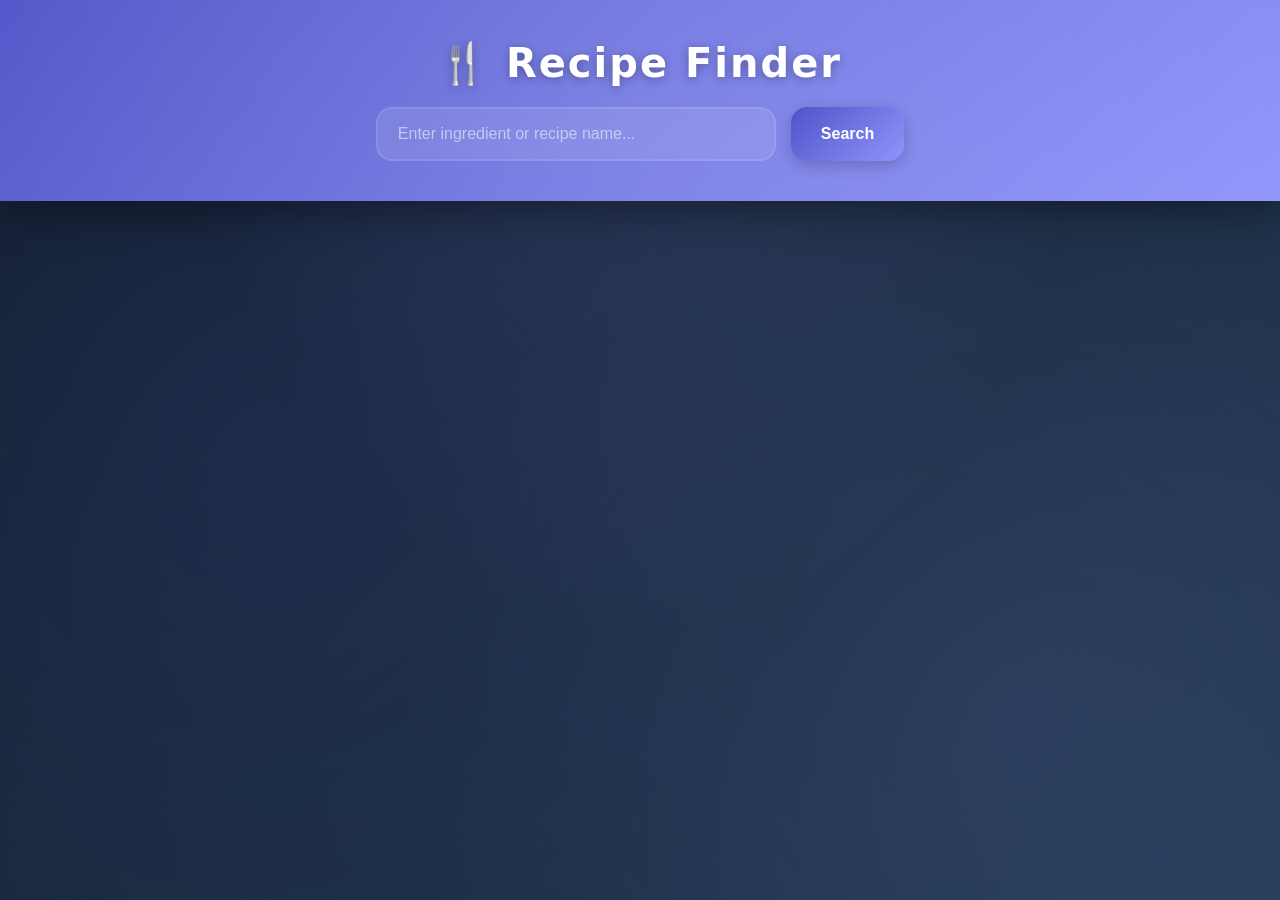
<file: Recipe-Finder-App/index.html>
<!DOCTYPE html>
<html lang="en">
<head>
  <meta charset="UTF-8" />
  <meta name="viewport" content="width=device-width, initial-scale=1.0"/>
  <title>Recipe Finder</title>
  <link rel="stylesheet" href="style.css">
</head>
<body>
  <header>
    <h1>🍴 Recipe Finder</h1>
    <div class="search-box">
      <input type="text" id="search" placeholder="Enter ingredient or recipe name...">
      <button id="btn">Search</button>
    </div>
  </header>

  <div class="container">
    <div class="recipes" id="recipes"></div>
    <div class="no-results" id="noResults" style="display:none;">No recipes found. Try again!</div>
  </div>

  <script src="script.js"></script>
</body>
</html>
</file>
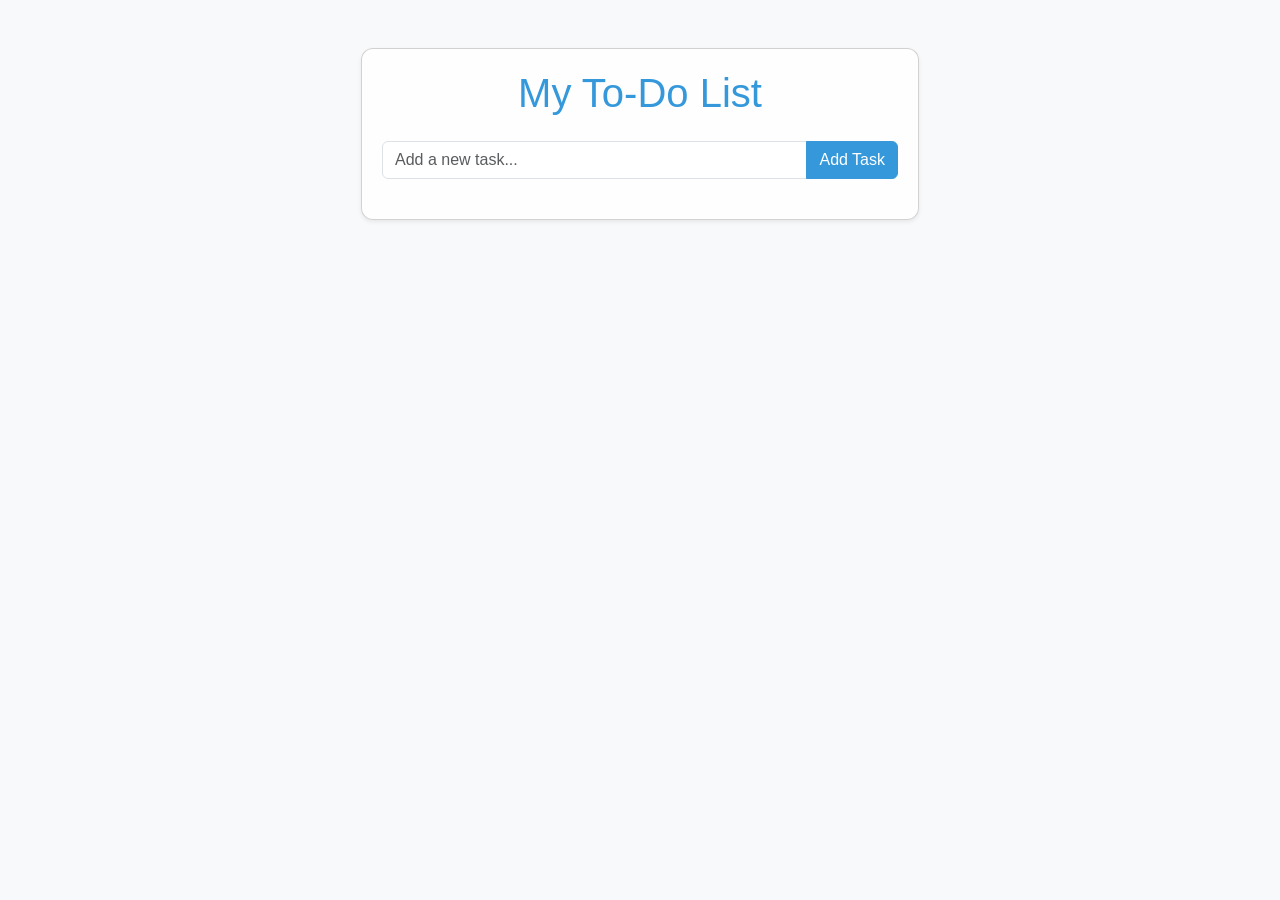
<file: todo-list/index.html>
<!DOCTYPE html>
<html lang="en">

<head>
  <meta charset="UTF-8">
  <meta name="viewport" content="width=device-width, initial-scale=1.0">
  <title>To-Do List</title>
  <link href="https://cdn.jsdelivr.net/npm/bootstrap@5.3.0-alpha1/dist/css/bootstrap.min.css" rel="stylesheet">
  <link rel="stylesheet" href="style.css">
</head>

<body class="bg-light">

  <div class="container py-5">
    <div class="col-md-6 mx-auto">
      <div class="card shadow-sm">
        <div class="card-body">
          <h1 class="text-center mb-4">My To-Do List</h1>
          <div class="input-group mb-3">
            <input type="text" id="task-input" class="form-control" placeholder="Add a new task...">
            <button class="btn btn-primary" onclick="addTask()">Add Task</button>
          </div>
          <ul id="task-list" class="list-group list-group-flush"></ul>
        </div>
      </div>
    </div>
  </div>
  
  <script src="https://cdn.jsdelivr.net/npm/bootstrap@5.3.0-alpha1/dist/js/bootstrap.bundle.min.js"></script>
</body>

</html>
</file>
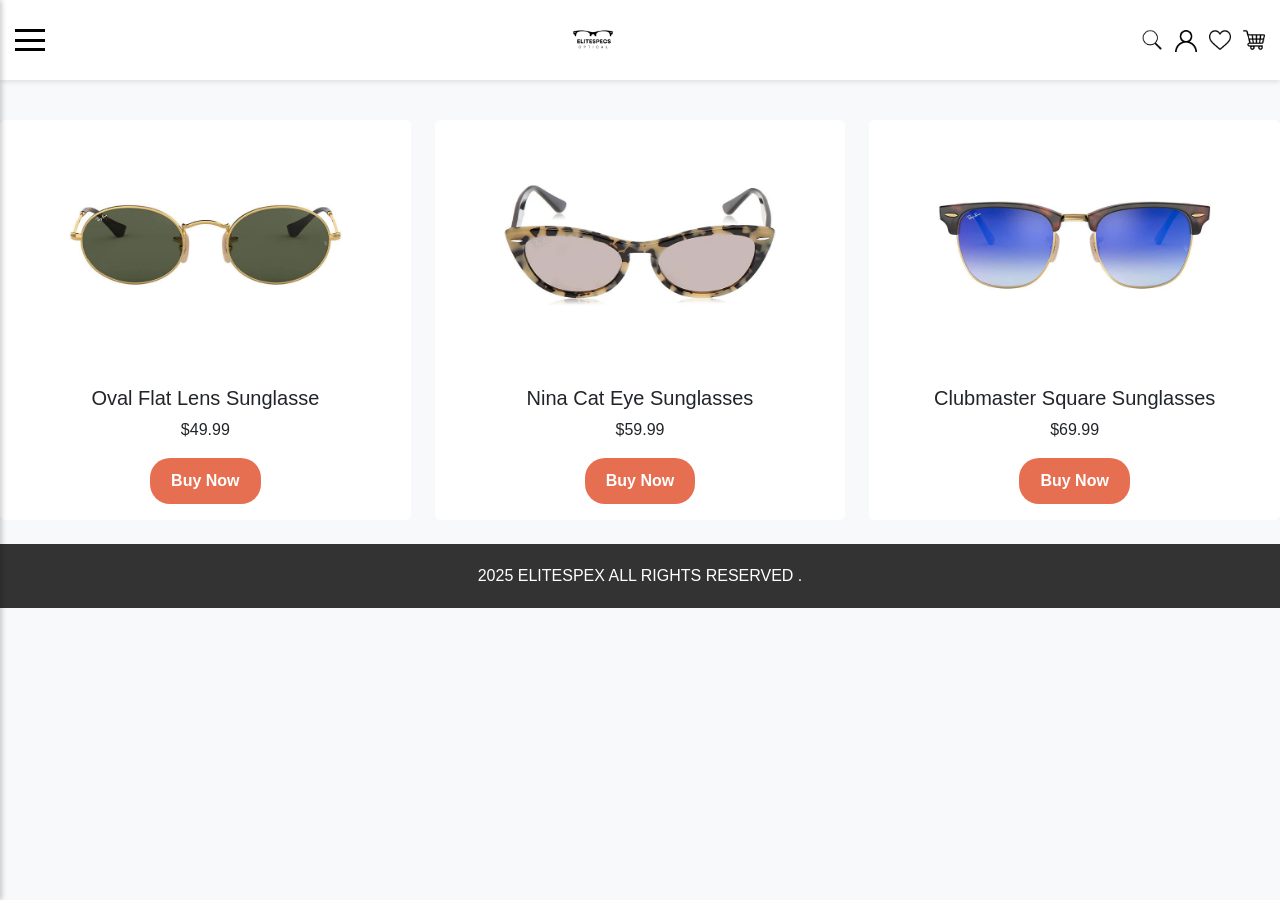
<file: E-Project-sem-1/bestsellers.html>
<!DOCTYPE html>
<html lang="en">
<head>
    <meta charset="UTF-8">
    <meta name="viewport" content="width=device-width, initial-scale=1.0">
    <title>Best Sellers</title>
    <link href="https://cdn.jsdelivr.net/npm/bootstrap@5.3.0/dist/css/bootstrap.min.css" rel="stylesheet">
    <script src="https://cdn.jsdelivr.net/npm/bootstrap@5.3.0/dist/js/bootstrap.bundle.min.js"></script>
    <style>
        body {
            font-family: Arial, sans-serif;
            background-color: #f8f9fa;
        }

        /* header css */
        .header {
            display: flex;
            margin-bottom: 40px;
            justify-content: space-between;
            align-items: center;
            padding: 15px;                              
            box-shadow: 0 2px 5px rgba(0, 0, 0, 0.1);
            background: white;
            position: sticky;
            top: 0;
            z-index: 1000;
            height: 80px;
        }

        .menu-button {
            display: flex;
            flex-direction: column;
            justify-content: space-between;
            width: 30px;
            height: 22px;
            cursor: pointer;
        }

        .menu-button .bar {
            width: 100%;
            height: 3px;
            background: black;
            transition: 0.3s;
        }

        .icons {
            display: flex;
            align-items: center;
            gap: 12px;
        }

        .icons img {
            width: 22px;
            height: auto;
            cursor: pointer;
        }

        /* side bar */
        .sidebar {
            width: 270px;
            height: 100vh;
            background: white;
            box-shadow: 2px 0 5px rgba(0, 0, 0, 0.2);
            padding: 20px;
            position: fixed;
            left: -270px;
            top: 0;
            transition: left 0.3s ease-in-out;
            z-index: 1100;
        }

        .sidebar.open {
            left: 0;
        }

        .menu-title {
            color: #FF7F50;
            text-align: center;
            font-size: 20px;
            font-weight: bold;
            margin-bottom: 20px;
        }

        .menu-item {
            padding: 15px;
            font-size: 16px;
            color: black;
            text-decoration: none;
            display: flex;
            justify-content: space-between;
            align-items: center;
            border-bottom: 1px solid #eee;
            transition: background 0.3s ease-in-out;
        }

        .menu-item:hover {
            background: #f5f5f5;
        }

        .menu-item span {
            font-size: 18px;
            color: black;
        }

        .close-btn {
            position: absolute;
            top: 10px;
            right: 10px;
            font-size: 22px;
            cursor: pointer;
            background: none;
            border: none;
        }

        .logo img {
            height: 80px;
            width: auto;
            max-height: 100%;
            background: none;
            mix-blend-mode: multiply;
        }

        .overlay {
            position: fixed;
            top: 0;
            left: 0;
            width: 100%;
            height: 100%;
            background: rgba(0, 0, 0, 0.4);
            display: none;
            z-index: 1000;
        }

        /* header close  */
        .header h1 {
            font-size: 36px;
            font-weight: bold;
            color: #222;
        }

        .underline {
            width: 50px;
            height: 3px;
            background-color: #E76F51;
            margin: 10px auto;
        }

        .product-card {
            border: none;
            overflow: hidden;
            transition: transform 0.3s ease-in-out, box-shadow 0.3s;
            opacity: 0;
            transform: translateY(30px);
            animation: fadeInUp 0.8s ease-in-out forwards;
        }

        .product-card:hover {
            transform: scale(1.05);
            box-shadow: 0 10px 20px rgba(0, 0, 0, 0.2);
        }

        .product-img {
            height: 250px;
            object-fit: cover;
            border-radius: 10px;
            transition: transform 0.3s ease-in-out;
        }

        .product-card:hover .product-img {
            transform: scale(1.1);
        }

        .btn-buy {
            background-color: #E76F51;
            color: white;
            font-weight: bold;
            transition: all 0.3s;
            border-radius: 20px;
            padding: 10px 20px;
        }

        .btn-buy:hover {
            background-color: #D65A3B;
            transform: translateY(-3px);
            box-shadow: 0 5px 15px rgba(231, 111, 81, 0.4);
        }

        /* Animations */
        @keyframes fadeIn {
            from {
                opacity: 0;
                transform: translateY(-20px);
            }

            to {
                opacity: 1;
                transform: translateY(0);
            }
        }

        @keyframes fadeInUp {
            from {
                opacity: 0;
                transform: translateY(30px);
            }

            to {
                opacity: 1;
                transform: translateY(0);
            }
        }

        footer {
            background-color: #333;
            color: #fff;
            padding: 20px;
            text-align: center;
            position: relative;
            bottom: 0;
            width: 100%;
        }
    </style>
</head>

<body>

    <!-- Header -->
    <div class="header hidden">
        <div class="menu-button" onclick="toggleSidebar()">
            <div class="bar"></div>
            <div class="bar"></div>
            <div class="bar"></div>
        </div>
        <div class="logo">
            <img src="./images/logo.png" alt="Logo">
        </div>
        <div class="icons">
            <!-- Search Icon -->
            <img src="./images/search-icon.png" alt="Search Icon" width="40" height="40" style="cursor: pointer;"
                onclick="openSearch()">
            <a href="one.html"><img src="./images/user-icon.png" alt="User" width="40" height="40"
                    style="cursor: pointer;"></a>
            <img src="./images/heart-icon.png" alt="Heart">
            <img src="./images/cart-icon.png" alt="Cart">
        </div>
    </div>

    <!-- Sidebar -->
    <div class="sidebar" id="sidebar">
        <button class="close-btn" onclick="toggleSidebar()">✖</button>
        <div class="menu-title">Menu</div>
        <a href="home.html" class="menu-item">HOME <span>&#8250;</span></a>
        <a href="home.html" class="menu-item">SHOP <span>&#8250;</span></a>
        <a href="slider.html" class="menu-item">FEATURED <span>&#8250;</span></a>
        <a href="home.html" class="menu-item">PAGES <span>&#8250;</span></a>
        <a href="home.html" class="menu-item">BLOGS <span>&#8250;</span></a>
    </div>

    <!-- Overlay -->
    <div class="overlay" id="overlay" onclick="toggleSidebar()"></div>


    <!-- Products Grid -->
    <div class="row" id="product-list">
    </div>
    </div>

    <footer>
        2025 ELITESPEX ALL RIGHTS RESERVED .
    </footer>

    <script>
        const products = [
            { name: "Oval Flat Lens Sunglasse", price: "$49.99", image: "./images/glasses1.jpg" },
            { name: "Nina Cat Eye Sunglasses", price: "$59.99", image: "./images/glasses2.jpg" },
            { name: "Clubmaster Square Sunglasses", price: "$69.99", image: "./images/glasses3.jpg" }
        ];

        const productContainer = document.getElementById("product-list");
        products.forEach((product, index) => {
            const productHTML = `
                <div class="col-md-4 mb-4" style="animation-delay: ${index * 0.2}s;">
                    <div class="card product-card">
                        <img src="${product.image}" class="card-img-top product-img" alt="${product.name}">
                        <div class="card-body text-center">
                            <h5 class="card-title">${product.name}</h5>
                            <p class="card-text">${product.price}</p>
                            <a href="home.html" class="btn btn-buy">Buy Now</a>
                        </div>
                    </div>
                </div>
            `;
            productContainer.innerHTML += productHTML;
        });

        function toggleSidebar() {
            const sidebar = document.getElementById("sidebar");
            const overlay = document.getElementById("overlay");
            sidebar.classList.toggle("open");
            overlay.classList.toggle("open");
        }
    </script>

</body>

</html>
</file>
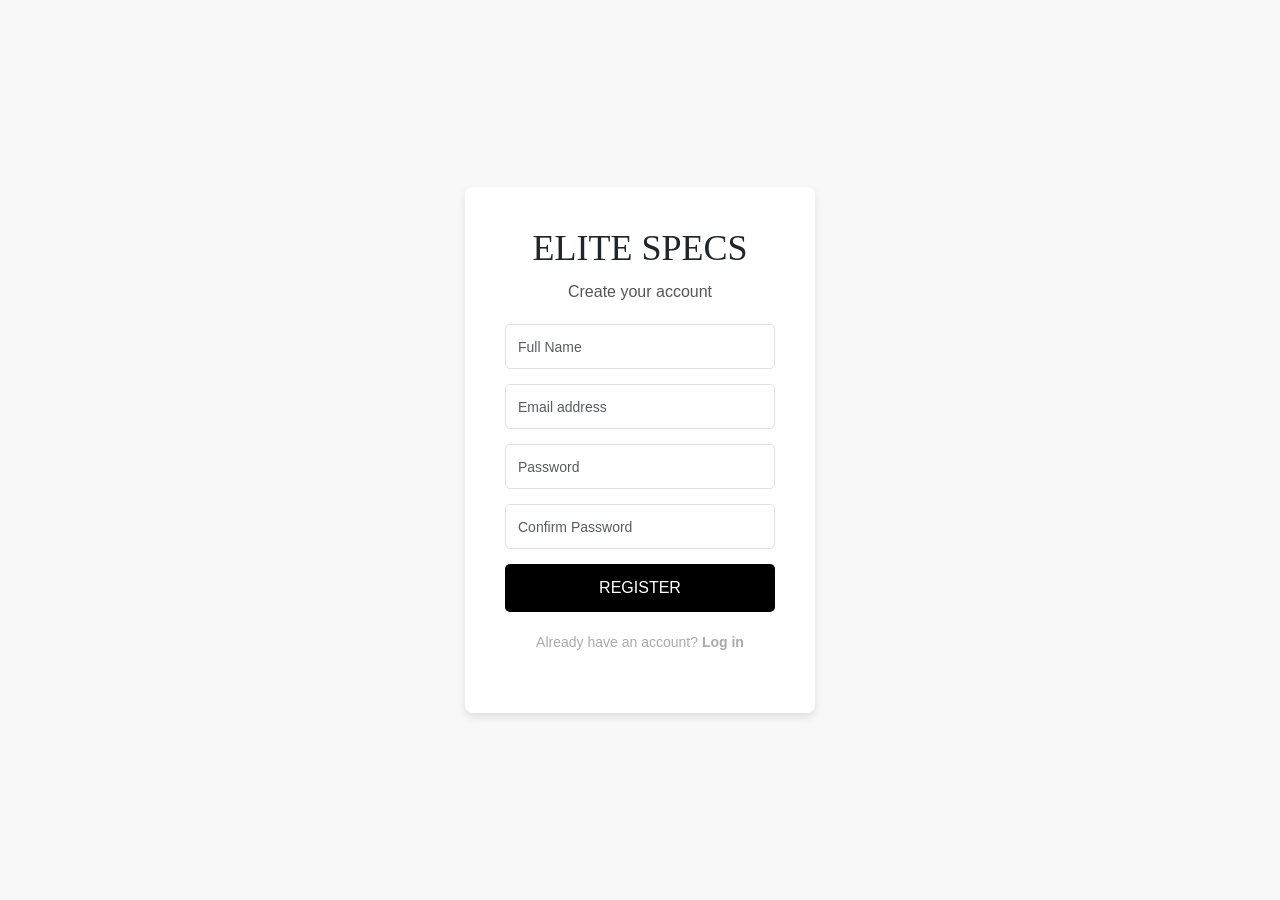
<file: E-Project-sem-1/one.html>
<!DOCTYPE html>
<html lang="en">

<head>
    <meta charset="UTF-8">
    <meta name="viewport" content="width=device-width, initial-scale=1.0">
    <title>Login / Registration</title>
    <link href="https://cdn.jsdelivr.net/npm/bootstrap@5.3.0/dist/css/bootstrap.min.css" rel="stylesheet">
    <style>
        body {
            font-family: 'Arial', sans-serif;
            background: #f8f8f8;
            display: flex;
            justify-content: center;
            align-items: center;
            height: 100vh;
            margin: 0;
        }

        .auth-container {
            background: white;
            padding: 40px;
            border-radius: 8px;
            box-shadow: 0 4px 8px rgba(0, 0, 0, 0.1);
            text-align: center;
            width: 350px;
            transition: all 0.3s ease-in-out;
        }

        h1 {
            font-family: 'Pacifico', cursive;
            font-size: 36px;
            margin-bottom: 10px;
        }

        p {
            font-size: 16px;
            margin-bottom: 20px;
            color: #555;
        }

        .form-control {
            border-radius: 5px;
            height: 45px;
            font-size: 14px;
            margin-bottom: 15px;
        }

        .auth-btn {
            background: black;
            color: white;
            padding: 12px;
            border-radius: 5px;
            font-size: 16px;
            width: 100%;
            border: none;
            text-transform: uppercase;
        }

        .toggle-link {
            margin-top: 20px;
            font-size: 14px;
            color: #aaa;
        }

        .toggle-link a {
            text-decoration: none;
            color: black;
            font-weight: bold;
            cursor: pointer;
        }

        .hidden {
            display: none;
        }

        .forgot-password {
            display: block;
            margin: 10px 0 15px;
            font-size: 14px;
            color: #555;
            text-decoration: none;
            transition: color 0.3s ease-in-out;
        }

        .forgot-password:hover {
            color: black;
            text-decoration: underline;
        }
    </style>
</head>

<body>

    <div class="auth-container">
        <!-- Registration Form -->
        <div id="register-form">
            <h1>ELITE SPECS</h1>
            <p>Create your account</p>
            <form>
                <input type="text" class="form-control" placeholder="Full Name">
                <input type="email" class="form-control" placeholder="Email address">
                <input type="password" class="form-control" placeholder="Password">
                <input type="password" class="form-control" placeholder="Confirm Password">
                <button type="submit" class="auth-btn">Register</button>
            </form>
            <p class="toggle-link">Already have an account? <a onclick="toggleAuth()">Log in</a></p>
        </div>

        <!-- Login Form -->
        <div id="login-form" class="hidden">
            <h1>ELITE SPECS</h1>
            <p>Great to have you back!</p>
            <form>
                <input type="email" class="form-control" placeholder="Email address">
                <input type="password" class="form-control" placeholder="Password">
                <a href="#" class="forgot-password">Forgot your password?</a>
                <button type="submit" class="auth-btn">Log In</button>
            </form>
            <p class="toggle-link">Don't have an account? <a onclick="toggleAuth()">Register now</a></p>
        </div>
    </div>

    <script>
        function toggleAuth() {
            document.getElementById("register-form").classList.toggle("hidden");
            document.getElementById("login-form").classList.toggle("hidden");
        }
    </script>

</body>

</html>
</file>
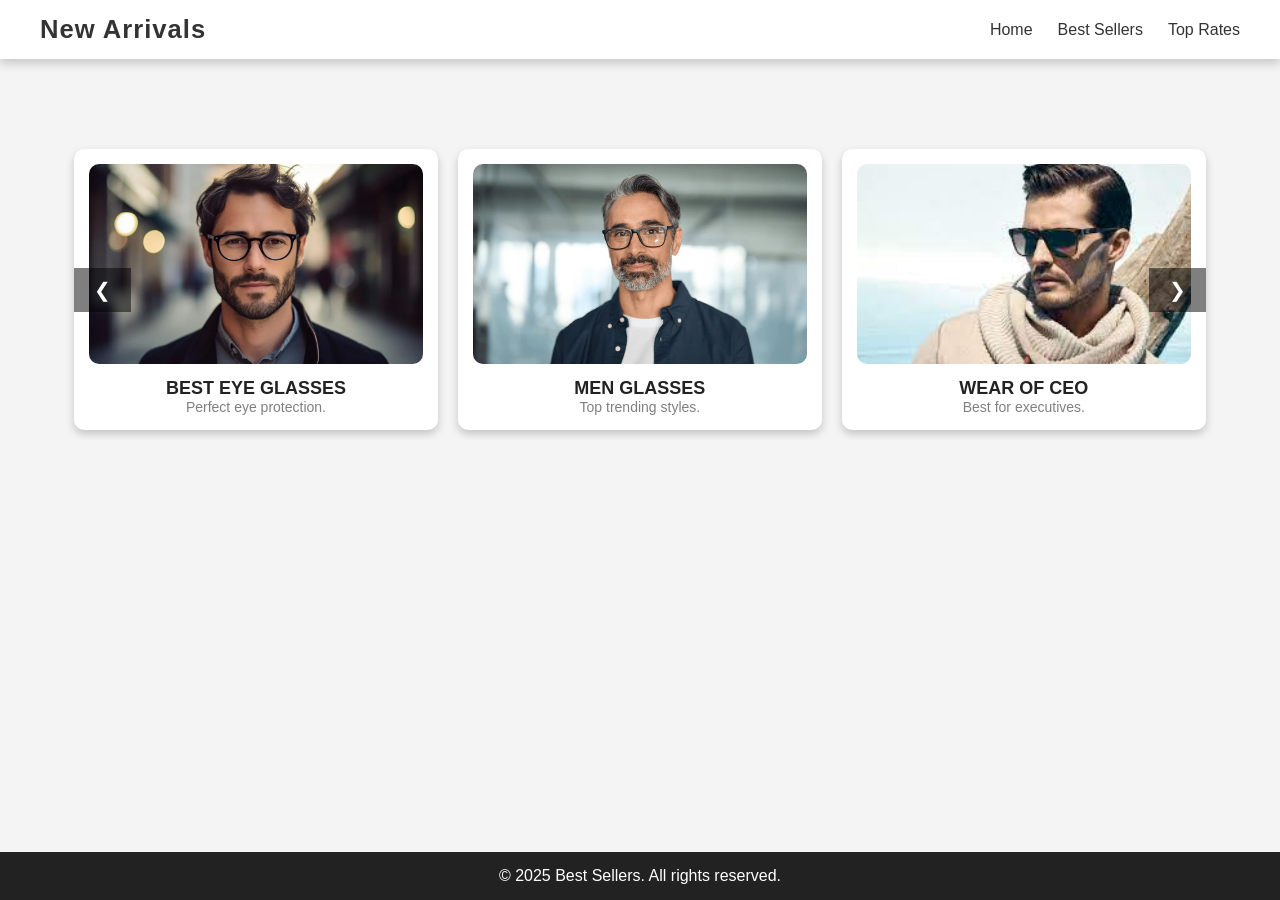
<file: E-Project-sem-1/slider.html>
<!DOCTYPE html>
<html lang="en">

<head>
    <meta charset="UTF-8">
    <meta name="viewport" content="width=device-width, initial-scale=1.0">
    <title>New Arrivals</title>
    <link rel="stylesheet" href="style.css">
    <style>
        * {
            box-sizing: border-box;
            margin: 0;
            padding: 0;
            font-family: Arial, sans-senrif;
        }

        body {
            background: #f4f4f4;
            text-align: center;
        }

        .navbar {
            display: flex;
            justify-content: space-between;
            align-items: center;
            background-color: #fff;
            color: #333;
            padding: 15px 40px;
            position: sticky;
            top: 0;
            z-index: 1000;
            box-shadow: 0 4px 10px rgba(0, 0, 0, 0.2);
        }

        .logo {
            font-size: 1.6rem;
            font-weight: bold;
            letter-spacing: 1px;
            cursor: pointer;
            transition: transform 0.3s ease;
        }

        .logo:hover {
            transform: scale(1.1);
            color: #3b82f6;
        }

        .nav-links {
            list-style: none;
            display: flex;
            gap: 25px;
            transition: 0.4s ease;
        }

        .nav-links li a {
            text-decoration: none;
            color: #333;
            font-weight: 500;
            position: relative;
            transition: color 0.3s;
        }

        .nav-links li a::after {
            content: "";
            position: absolute;
            width: 0;
            height: 2px;
            background: #3b82f6;
            bottom: -5px;
            left: 0;
            transition: width 0.3s;
        }

        .nav-links li a:hover {
            color: #3b82f6;
        }

        .nav-links li a:hover::after {
            width: 100%;
        }

        /* Mobile Menu Button */
        .menu-toggle {
            display: none;
            font-size: 1.8rem;
            cursor: pointer;
        }

        /* Responsive Design */
        @media (max-width: 768px) {
            .nav-links {
                display: none;
                flex-direction: column;
                position: absolute;
                top: 70px;
                right: 0;
                background: #1f2937;
                width: 100%;
                text-align: center;
                padding: 20px 0;
            }

            .nav-links.active {
                display: flex;
                animation: slideDown 0.4s ease;
            }

            .menu-toggle {
                display: block;
            }
        }

        @keyframes slideDown {
            from {
                opacity: 0;
                transform: translateY(-10px);
            }

            to {
                opacity: 1;
                transform: translateY(0);
            }
        }

        footer {
            background: #222;
            color: white;
            padding: 15px;
            position: fixed;
            bottom: 0;
            width: 100%;
        }

        .slider-container {
            width: 90%;
            margin: 80px auto 50px auto;
            overflow: hidden;
            position: relative;
        }

        .slider {
            display: flex;
            transition: transform 0.5s ease-in-out;
        }

        .slide {
            flex: 0 0 33.33%;
            padding: 10px;
            transition: transform 0.5s;
        }

        .card {
            background: white;
            border-radius: 10px;
            padding: 15px;
            box-shadow: 0px 4px 8px rgba(0, 0, 0, 0.2);
            text-align: center;
            transition: transform 0.3s ease, box-shadow 0.3s ease;
            overflow: hidden;
        }

        .card:hover {
            transform: scale(1.05) rotate(2deg);
            box-shadow: 0px 6px 12px rgba(0, 0, 0, 0.3);
        }

        .card img {
            width: 100%;
            height: 200px;
            object-fit: cover;
            border-radius: 10px;
            transition: transform 0.3s ease-in-out;
        }

        .card:hover img {
            transform: scale(1.1);
        }

        .card h3 {
            margin-top: 10px;
            font-size: 18px;
            color: #222;
        }

        .card p {
            font-size: 14px;
            color: gray;
        }

        .prev,
        .next {
            position: absolute;
            top: 50%;
            transform: translateY(-50%);
            background: rgba(0, 0, 0, 0.5);
            color: white;
            border: none;
            padding: 10px 20px;
            cursor: pointer;
            font-size: 20px;
            z-index: 10;
        }

        .prev {
            left: 10px;
        }

        .next {
            right: 10px;
        }

        @media (max-width: 768px) {
            .slide {
                flex: 0 0 100%;
            }

            .card {
                transform: scale(0.9);
            }

            .slide.active .card {
                transform: scale(1.05);
            }
        }
    </style>
</head>

<body>
    <nav class="navbar">
        <div class="logo">New Arrivals</div>
        <ul class="nav-links" id="nav-links">
            <li><a href="home.html">Home</a></li>
            <li><a href="bestsellers.html">Best Sellers</a></li>
            <li><a href="top.html">Top Rates</a></li>
        </ul>
        <div class="menu-toggle" id="menu-toggle">&#9776;</div>
    </nav>

    <div class="slider-container">
        <button class="prev" onclick="moveSlide(-1)">&#10094;</button>
        <div class="slider">
            <div class="slide">
                <div class="card">
                    <img src="./images/best1.jpg" alt="Card 1">
                    <h3>BEST EYE GLASSES</h3>
                    <p>Perfect eye protection.</p>
                </div>
            </div>
            <div class="slide">
                <div class="card">
                    <img src="./images/best2.jpg" alt="Card 2">
                    <h3>MEN GLASSES</h3>
                    <p>Top trending styles.</p>
                </div>
            </div>
            <div class="slide">
                <div class="card">
                    <img src="./images/best3.jpg" alt="Card 3">
                    <h3>WEAR OF CEO</h3>
                    <p>Best for executives.</p>
                </div>
            </div>
            <div class="slide">
                <div class="card">
                    <img src="./images/best4.jpg" alt="Card 4">
                    <h3>SPONSOR GLASSES</h3>
                    <p>Fashionable styles.</p>
                </div>
            </div>
            <div class="slide">
                <div class="card">
                    <img src="./images/best5.jpg" alt="Card 5">
                    <h3>EXCLUSIVE DESIGN</h3>
                    <p>Unique & stylish.</p>
                </div>
            </div>
        </div>
        <button class="next" onclick="moveSlide(1)">&#10095;</button>
    </div>

    <footer>
        <p>&copy; 2025 Best Sellers. All rights reserved.</p>
    </footer>

    <script>
        let index = 1;
        const slider = document.querySelector(".slider");
        const slides = document.querySelectorAll(".slide");
        const totalSlides = slides.length;
        const slideWidth = 100 / (window.innerWidth > 768 ? 3 : 1);

        const firstClone = slides[0].cloneNode(true);
        const lastClone = slides[totalSlides - 1].cloneNode(true);

        slider.appendChild(firstClone);
        slider.insertBefore(lastClone, slides[0]);

        let position = -slideWidth;
        slider.style.transform = `translateX(${position}%)`;

        function moveSlide(step) {
            index += step;
            position = -index * slideWidth;
            slider.style.transition = "transform 0.5s ease-in-out";
            slider.style.transform = `translateX(${position}%)`;

            setTimeout(() => {
                if (index >= totalSlides + 1) {
                    index = 1;
                    position = -index * slideWidth;
                    slider.style.transition = "none";
                    slider.style.transform = `translateX(${position}%)`;
                } else if (index <= 0) {
                    index = totalSlides;
                    position = -index * slideWidth;
                    slider.style.transition = "none";
                    slider.style.transform = `translateX(${position}%)`;
                }
            }, 500);
        }

        let autoSlide = setInterval(() => moveSlide(1), 3000);

        document.querySelector(".slider-container").addEventListener("mouseenter", () => clearInterval(autoSlide));
        document.querySelector(".slider-container").addEventListener("mouseleave", () => {
            autoSlide = setInterval(() => moveSlide(1), 3000);
        });

        const menuToggle = document.getElementById("menu-toggle");
    const navLinks = document.getElementById("nav-links");

    menuToggle.addEventListener("click", () => {
      navLinks.classList.toggle("active");
    });
    </script>

    <script src="script.js"></script>

</body>

</html>
</file>
<file: age-calculater/style.css>
:root{
      --bg: #0f1226;
      --card: #141834;
      --accent: #7c5cff;
      --accent-2: #22d3ee;
      --text: #e7e9ff;
      --muted: #aab0d5;
      --danger: #ff6b6b;
      --ok:#22c55e;
    }
    *{box-sizing:border-box}
    html,body{height:100%}
    body{
      margin:0;
      font-family: ui-sans-serif, system-ui, -apple-system, Segoe UI, Roboto, Helvetica, Arial, "Apple Color Emoji", "Segoe UI Emoji";
      background: radial-gradient(1200px 800px at 10% 10%, #1a1f47 0%, var(--bg) 60%),
                  radial-gradient(800px 600px at 90% 20%, #0b1540 0%, transparent 60%),
                  linear-gradient(180deg, #0a0e22, #0c1030);
      color:var(--text);
      display:grid; place-items:center;
      padding:24px;
    }
    .wrap{width:100%; max-width:980px}

    .title{
      text-align:center; margin-bottom:18px;
    }
    .title h1{margin:0; font-size:clamp(24px,4vw,40px); letter-spacing:.3px}
    .title p{margin:6px 0 0; color:var(--muted)}

    .card{
      background: linear-gradient(180deg, rgba(255,255,255,.02), rgba(255,255,255,.01));
      border:1px solid rgba(124,92,255,.25);
      border-radius:20px;
      box-shadow: 0 10px 30px rgba(0,0,0,.35), inset 0 0 0 1px rgba(255,255,255,.03);
      padding:20px; display:grid; gap:18px;
    }

    .grid{display:grid; gap:12px}
    @media (min-width: 780px){
      .grid{grid-template-columns: 1.2fr .8fr}
    }

    .panel{
      background: var(--card);
      border:1px solid rgba(255,255,255,.06);
      border-radius:16px; padding:16px; position:relative; overflow:hidden;
    }
    .panel h3{
      margin:0 0 10px; font-size:18px; color:#d7dbff; letter-spacing:.2px
    }
    label{display:block; font-size:14px; color:var(--muted); margin-bottom:8px}
    input[type="date"]{
      width:100%;
      background:#0e1333;
      border:1px solid rgba(255,255,255,.1);
      color:var(--text);
      padding:12px 14px; border-radius:12px; font-size:16px;
      outline: none; transition: .2s ease;
    }
    input[type="date"]:focus{border-color:var(--accent)}

    .row{display:flex; gap:10px; flex-wrap:wrap}
    .btn{
      appearance:none; border:0; cursor:pointer; border-radius:12px;
      font-weight:600; padding:12px 16px; font-size:15px;
      color:white; transition: transform .08s ease, box-shadow .2s ease;
      box-shadow: 0 6px 14px rgba(0,0,0,.25);
    }
    .btn:active{transform: translateY(1px)}
    .btn-primary{background: linear-gradient(90deg, var(--accent), var(--accent-2))}
    .btn-ghost{background:transparent; border:1px dashed rgba(255,255,255,.18); color:var(--muted)}

    .error{border-left: 3px solid var(--danger); background: rgba(255,107,107,.1); color:#ffdede;
      padding:10px 12px; border-radius:8px; font-size:14px; margin-top:8px}

    .stats{display:grid; grid-template-columns: repeat(auto-fit, minmax(140px,1fr)); gap:12px}
    .stat{
      background: linear-gradient(180deg, rgba(255,255,255,.03), rgba(255,255,255,.01));
      border:1px solid rgba(255,255,255,.08);
      border-radius:14px; padding:14px;
    }
    .stat h4{margin:0; font-size:28px}
    .stat p{margin:6px 0 0; color:var(--muted); font-size:13px}

    .badge{
      display:inline-flex; align-items:center; gap:8px; font-size:12px; color:#cfe7ff;
      background: rgba(34,211,238,.08); border:1px solid rgba(34,211,238,.25);
      padding:6px 10px; border-radius:999px
    }

    footer{margin-top:6px; text-align:center; color:var(--muted); font-size:12px}
</file>
<file: number-guessing-game/style.css>
body {
            font-family: Arial, sans-serif;
            background-color: #f0f8ff;
            background-image: url("https://www.w3schools.com/w3images/forestbridge.jpg");
            background-repeat: no-repeat;
            background-size: cover;
            display: flex;
            justify-content: center;
            align-items: center;
            height: 100vh;
            margin: 0;
        }

        #game-container {
            text-align: center;
            background-color: white;
            border-radius: 10px;
            padding: 30px;
            box-shadow:#3498db;
        }

        h1 {
            color: #3498db;
        }

        input[type="number"] {
            padding: 10px;
            font-size: 1rem;
            width: 60%;
            margin: 10px 0;
            border-radius: 5px;
            border: 2px solid #3498db;
        }

        button {
            padding: 10px 20px;
            background-color: #3498db;
            color: white;
            font-size: 1rem;
            border: none;
            border-radius: 5px;
            cursor: pointer;
        }

        button:hover {
            background-color: #3498db;
        }

        .message {
            margin-top: 20px;
            font-size: 1.2rem;
        }

        .success {
            color: #3498db;
        }

        .error {
            color: #FF6347;
        }
</file>
<file: Recipe-Finder-App/style.css>
:root {
  --bg: #0f172a;
  --card: rgba(255, 255, 255, 0.08);
  --text: #f1f5f9;
  --accent1: #4E54C8;
  --accent2: #8F94FB;
  --radius: 16px;
  --shadow: 0 10px 30px rgba(0, 0, 0, 0.3);
  --glow: 0 0 20px rgba(142, 148, 251, 0.5);
  --transition: all 0.4s cubic-bezier(0.175, 0.885, 0.32, 1.275);
}

* {
  box-sizing: border-box;
  margin: 0;
  padding: 0;
}

body {
  font-family: "Segoe UI", system-ui, sans-serif;
  background: 
    radial-gradient(ellipse at top, rgba(142, 148, 251, 0.15) 0%, transparent 50%),
    linear-gradient(135deg, #141e30, #243b55);
  color: var(--text);
  min-height: 100vh;
  display: flex;
  flex-direction: column;
  position: relative;
  overflow-x: hidden;
}

body::before {
  content: "";
  position: fixed;
  top: 0;
  left: 0;
  width: 100%;
  height: 100%;
  background: 
    radial-gradient(circle at 20% 50%, rgba(78, 84, 200, 0.1) 0%, transparent 50%),
    radial-gradient(circle at 80% 80%, rgba(143, 148, 251, 0.1) 0%, transparent 50%);
  z-index: -1;
  animation: float 20s ease-in-out infinite;
}

@keyframes float {
  0%, 100% { transform: translate(0, 0) rotate(0deg); }
  33% { transform: translate(20px, -20px) rotate(1deg); }
  66% { transform: translate(-20px, 10px) rotate(-1deg); }
}

header {
  text-align: center;
  padding: 40px 20px;
  background: linear-gradient(135deg, var(--accent1), var(--accent2));
  color: #fff;
  box-shadow: 0 10px 40px rgba(0, 0, 0, 0.4);
  position: relative;
  overflow: hidden;
}

header::before {
  content: "";
  position: absolute;
  top: -50%;
  left: -50%;
  width: 200%;
  height: 200%;
  background: radial-gradient(circle, rgba(255, 255, 255, 0.1) 0%, transparent 70%);
  animation: shimmer 3s linear infinite;
}

@keyframes shimmer {
  0% { transform: rotate(0deg); }
  100% { transform: rotate(360deg); }
}

header h1 {
  font-size: clamp(2rem, 5vw, 2.5rem);
  margin-bottom: 20px;
  letter-spacing: 2px;
  text-shadow: 0 2px 10px rgba(0, 0, 0, 0.3);
  position: relative;
  z-index: 1;
}

.search-box {
  display: flex;
  justify-content: center;
  gap: 15px;
  flex-wrap: wrap;
  position: relative;
  z-index: 1;
}

#search {
  padding: 16px 20px;
  border-radius: var(--radius);
  border: 2px solid rgba(255, 255, 255, 0.1);
  background: rgba(255, 255, 255, 0.1);
  backdrop-filter: blur(10px);
  width: 60%;
  max-width: 400px;
  font-size: 16px;
  outline: none;
  color: var(--text);
  transition: var(--transition);
}

#search::placeholder {
  color: rgba(241, 245, 249, 0.6);
}

#search:focus {
  border-color: var(--accent2);
  box-shadow: 0 0 0 4px rgba(143, 148, 251, 0.2);
  transform: translateY(-2px);
}

#btn {
  padding: 16px 30px;
  border-radius: var(--radius);
  border: none;
  background: linear-gradient(135deg, var(--accent1), var(--accent2));
  color: #fff;
  font-size: 16px;
  font-weight: 600;
  cursor: pointer;
  transition: var(--transition);
  box-shadow: 0 4px 15px rgba(0, 0, 0, 0.2);
  position: relative;
  overflow: hidden;
}

#btn::before {
  content: "";
  position: absolute;
  top: 0;
  left: -100%;
  width: 100%;
  height: 100%;
  background: linear-gradient(90deg, transparent, rgba(255, 255, 255, 0.3), transparent);
  transition: left 0.6s;
}

#btn:hover::before {
  left: 100%;
}

#btn:hover {
  transform: translateY(-3px);
  box-shadow: 0 8px 25px rgba(0, 0, 0, 0.4);
}

#btn:active {
  transform: translateY(-1px);
}

.container {
  flex: 1;
  padding: 40px 20px;
  max-width: 1200px;
  margin: 0 auto;
  width: 100%;
}

.recipes {
  display: grid;
  grid-template-columns: repeat(auto-fill, minmax(280px, 1fr));
  gap: 30px;
  animation: fadeIn 0.8s ease-out;
}

@keyframes fadeIn {
  from { opacity: 0; transform: translateY(20px); }
  to { opacity: 1; transform: translateY(0); }
}

.card {
  background: 
    linear-gradient(135deg, rgba(255, 255, 255, 0.1), rgba(255, 255, 255, 0.05)),
    var(--card);
  backdrop-filter: blur(12px);
  border-radius: var(--radius);
  padding: 20px;
  text-align: center;
  transition: var(--transition);
  box-shadow: var(--shadow);
  border: 1px solid rgba(255, 255, 255, 0.1);
  position: relative;
  overflow: hidden;
}

.card::before {
  content: "";
  position: absolute;
  top: 0;
  left: 0;
  width: 100%;
  height: 100%;
  background: linear-gradient(135deg, transparent, rgba(255, 255, 255, 0.1));
  opacity: 0;
  transition: opacity 0.4s;
}

.card:hover::before {
  opacity: 1;
}

.card:hover {
  transform: translateY(-8px) scale(1.02);
  box-shadow: 0 15px 40px rgba(0, 0, 0, 0.4);
  border-color: rgba(143, 148, 251, 0.3);
}

.card img {
  width: 100%;
  height: 180px;
  object-fit: cover;
  border-radius: calc(var(--radius) - 4px);
  margin-bottom: 20px;
  transition: var(--transition);
  box-shadow: 0 5px 15px rgba(0, 0, 0, 0.2);
}

.card:hover img {
  transform: scale(1.05);
  box-shadow: 0 8px 25px rgba(0, 0, 0, 0.3);
}

.card h3 {
  font-size: 1.3rem;
  margin-bottom: 15px;
  color: #fff;
  font-weight: 600;
  position: relative;
  z-index: 1;
}

.card a {
  display: inline-block;
  margin-top: 15px;
  padding: 12px 24px;
  background: linear-gradient(135deg, var(--accent1), var(--accent2));
  border-radius: var(--radius);
  color: #fff;
  text-decoration: none;
  font-weight: 600;
  transition: var(--transition);
  position: relative;
  z-index: 1;
  overflow: hidden;
}

.card a::after {
  content: "";
  position: absolute;
  top: 50%;
  left: 50%;
  width: 0;
  height: 0;
  border-radius: 50%;
  background: rgba(255, 255, 255, 0.3);
  transform: translate(-50%, -50%);
  transition: width 0.6s, height 0.6s;
}

.card a:hover::after {
  width: 300px;
  height: 300px;
}

.card a:hover {
  transform: translateY(-3px);
  box-shadow: 0 8px 20px rgba(78, 84, 200, 0.4);
}

.no-results {
  text-align: center;
  font-size: 1.4rem;
  margin-top: 60px;
  color: #cbd5e1;
  animation: fadeIn 1s ease-out;
}

@media (max-width: 768px) {
  .recipes {
    grid-template-columns: repeat(auto-fill, minmax(240px, 1fr));
    gap: 20px;
  }
  
  header {
    padding: 30px 15px;
  }
  
  #search {
    width: 100%;
    max-width: none;
  }
  
  #btn {
    width: 100%;
    padding: 14px 20px;
  }
}

@media (max-width: 480px) {
  .container {
    padding: 30px 15px;
  }
  
  .card {
    padding: 15px;
  }
  
  .card img {
    height: 160px;
  }
  
  .card h3 {
    font-size: 1.1rem;
  }
  
  .card a {
    padding: 10px 20px;
    font-size: 14px;
  }
}
</file>
<file: todo-list/style.css>
:root {
      --primary-color: #3498db;
      --secondary-color: #e74c3c;
      --hover-color: #f0f9ff; 
      --completed-color: #6c757d; 
      --bg-color: rgba(0, 0, 0, 0.5); 
      --card-bg: rgba(255, 255, 255, 0.85);
    }
  
    body {
      font-family: Arial, sans-serif;
      background-image: url("https://www.w3schools.com/w3images/forestbridge.jpg");
      background-repeat: no-repeat;
      background-size: cover;
      background-position: center;
      color: #333;
      padding: 0;
      margin: 0;
      height: 100vh;
    }
  
    .card {
      background-color: var(--card-bg);
      border-radius: 12px;
      box-shadow: 0 4px 15px rgba(0, 0, 0, 0.1);
      transition: background-color 0.3s ease;
    }
  
    .card-body {
      padding: 20px;
    }
  
    h1 {
      color: var(--primary-color);
      font-size: 2.5rem;
      margin-bottom: 20px;
    }
  
    #task-list {
      max-height: 300px;
      overflow-y: auto;
      margin-top: 20px;
    }
  
    #task-list .list-group-item {
      transition: background-color 0.3s ease, transform 0.3s ease;
    }
  
    #task-list .list-group-item:hover {
      background-color: var(--hover-color);
      transform: scale(1.03);
    }
  
    #task-list .completed {
      text-decoration: line-through;
      color: var(--completed-color);
      background-color: #e2e6ea;
    }
  
    .list-group-item button {
      transition: background-color 0.3s ease;
    }
  
    .list-group-item button:hover {
      background-color: var(--secondary-color);
    }
  
    .btn-primary {
      background-color: var(--primary-color);
      border-color: var(--primary-color);
      transition: background-color 0.3s ease;
    }
  
    .btn-primary:hover {
      background-color: darken(var(--primary-color), 10%);
      border-color: darken(var(--primary-color), 10%);
    }
  
    .btn-warning {
      background-color: #f39c12;
      border-color: #f39c12;
      transition: background-color 0.3s ease;
    }
  
    .btn-warning:hover {
      background-color: darken(#f39c12, 10%);
      border-color: darken(#f39c12, 10%);
    }
  
    .btn-danger {
      background-color: var(--secondary-color);
      border-color: var(--secondary-color);
      transition: background-color 0.3s ease;
    }
  
    .btn-danger:hover {
      background-color: darken(var(--secondary-color), 10%);
      border-color: darken(var(--secondary-color), 10%);
    }
</file>
<file: E-Project-sem-1/style.css>
* {
    margin: 0;
    padding: 0;
    box-sizing: border-box;
    text-align: center;
}

body {
    font-family: Arial, sans-serif;
    overflow-x: hidden;
    text-align: center;
    position: relative;
}

/* header css */
.header {
    display: flex;
    justify-content: space-between;
    align-items: center;
    padding: 15px;
    box-shadow: 0 2px 5px rgba(0, 0, 0, 0.1);
    background: white;
    position: sticky;
    top: 0;
    z-index: 1000;
    height: 80px;
}

.menu-button {
    display: flex;
    flex-direction: column;
    justify-content: space-between;
    width: 30px;
    height: 22px;
    cursor: pointer;
}

.menu-button .bar {
    width: 100%;
    height: 3px;
    background: black;
    transition: 0.3s;
}

.icons {
    display: flex;
    align-items: center;
    gap: 12px;
}

.icons img {
    width: 22px;
    height: auto;
    cursor: pointer;
}
/* search bar  */
.search-overlay {
    position: fixed;
    top: -100%;
    /* Start off-screen */
    left: 0;
    width: 100%;
    height: 100vh;
    /* Cover the entire viewport height */
    background-color: rgba(255, 255, 255, 0.95);
    z-index: 1000;
    display: flex;
    justify-content: center;
    align-items: center;
    transition: top 0.5s ease-in-out;
}

.search-overlay.active {
    top: 0;
    /* Slide down to cover the entire page */
}

.search-content {
    text-align: center;
    width: 90%;
    max-width: 600px;
}

.search-bar {
    position: relative;
    width: 100%;
    margin: auto;
}

.search-input {
    width: 100%;
    padding: 15px;
    border: 2px solid #E76F51;
    font-size: 18px;
    outline: none;
    background: transparent;
    border-radius: 5px;
}

.search-icon {
    position: absolute;
    right: 15px;
    top: 50%;
    transform: translateY(-50%);
    width: 20px;
    cursor: pointer;
}

.close-search {
    position: absolute;
    top: 20px;
    right: 20px;
    font-size: 24px;
    cursor: pointer;
    color: #E76F51;
}
/* search bar close  */
/* side bar */
.sidebar {
    width: 270px;
    height: 100vh;
    background: white;
    box-shadow: 2px 0 5px rgba(0, 0, 0, 0.2);
    padding: 20px;
    position: fixed;
    left: -270px;
    top: 0;
    transition: left 0.3s ease-in-out;
    z-index: 1100;
}

.sidebar.open {
    left: 0;
}

.menu-title {
    color: #FF7F50;
    text-align: center;
    font-size: 20px;
    font-weight: bold;
    margin-bottom: 20px;
}

.menu-item {
    padding: 15px;
    font-size: 16px;
    color: black;
    text-decoration: none;
    display: flex;
    justify-content: space-between;
    align-items: center;
    border-bottom: 1px solid #eee;
    transition: background 0.3s ease-in-out;
}

.menu-item:hover {
    background: #f5f5f5;
}

.menu-item span {
    font-size: 18px;
    color: black;
}

.close-btn {
    position: absolute;
    top: 10px;
    right: 10px;
    font-size: 22px;
    cursor: pointer;
    background: none;
    border: none;
}

.logo img {
    height: 80px;
    width: auto;
    max-height: 100%;
    background: none;
    mix-blend-mode: multiply;
}

.overlay {
    position: fixed;
    top: 0;
    left: 0;
    width: 100%;
    height: 100%;
    background: rgba(0, 0, 0, 0.4);
    display: none;
    z-index: 1000;
}

/* header close  */
/* slider start  */
.carousel-item {
    transition: opacity 1s ease-in-out, transform 1s ease-in-out;
    opacity: 0;
    transform: scale(0.95);
}

.carousel-item.active {
    opacity: 1;
    transform: scale(1);
    animation: bgZoom 6s ease-in-out infinite alternate;
}

@keyframes bgZoom {
    from {
        transform: scale(1);
    }

    to {
        transform: scale(1.1);
    }
}

@keyframes fadeInText {
    from {
        opacity: 0;
        transform: translate(-50%, -40%);
    }

    to {
        opacity: 1;
        transform: translate(-50%, -50%);
    }
}

.btn-shop {
    background-color: white;
    color: white;
    padding: 10px 20px;
    font-weight: bold;
    border-radius: 5px;
    text-transform: uppercase;
}

.carousel-control-prev-icon,
.carousel-control-next-icon {
    background-color: white;
    border-radius: 50%;
    padding: 10px;
}

@media (max-width: 768px) {
    .carousel-caption h2 {
        font-size: 1.8rem;
    }

    .carousel-caption p {
        font-size: 0.9rem;
    }

    .btn-shop {
        padding: 8px 15px;
        font-size: small;
    }

    .carousel-inner img {
        height: 400px;
        object-fit: cover;
    }
}


@keyframes slideUp {
    from {
        transform: translateY(100%);
        opacity: 0;
    }

    to {
        transform: translateY(0);
        opacity: 1;
    }
}

.hidden {
    opacity: 0;
}

.slide-up {
    animation: slideUp 0.8s ease-out forwards;
}

body {
    overflow-x: hidden;
}

.carousel-caption {
    position: absolute;
    top: 52%;
    left: 50%;
    transform: translate(-50%, -50%);
    width: 100%;
    text-align: center;
    color: white;
    opacity: 0;
    animation: fadeInText 1.2s ease-in-out forwards;
    padding: 8px;
    display: flex;
    flex-direction: column;
    justify-content: center;
}

.tab-button {
    cursor: pointer;
    padding: 10px 20px;
    border: 1px solid #ddd;
    border-radius: 5px;
    margin: 5px;
    background-color: #f8f9fa;
}

.tab-button.active {
    background-color: #007bff;
    color: white;
}

.hidden-section {
    display: none;
}

/* slider close  */
/* video section open */
#video-section {
    text-align: center;
    padding: 40px 20px;
    background: #f9f9f9;
    border-radius: 10px;
    box-shadow: 0 4px 8px rgba(0, 0, 0, 0.1);
}

.section-title {
    font-size: 24px;
    font-weight: bold;
    margin-bottom: 10px;
}

.video-description {
    font-size: 16px;
    color: #666;
    margin-bottom: 20px;
}

.video-container {
    position: relative;
    max-width: 800px;
    margin: 0 auto;
    padding-bottom: 56.25%;
    height: 0;
    overflow: hidden;
    border-radius: 10px;
    box-shadow: 0 4px 8px rgba(0, 0, 0, 0.2);
}

.video-container iframe {
    position: absolute;
    top: 0;
    left: 0;
    width: 100%;
    height: 100%;
    border: none;
}

@media (max-width: 768px) {
    .section-title {
        font-size: 20px;
    }

    .video-description {
        font-size: 14px;
    }

    .video-container {
        max-width: 100%;
    }
}

/* video section close  */

/* buttons special collection css */
.special-collections {
    text-align: center;
    margin-top: 50px;
}

.special-collections h2 {
    font-size: 24px;
    font-weight: bold;
    letter-spacing: 1px;
    text-transform: uppercase;
    color: #222;
}

.special-collections .underline {
    width: 50px;
    height: 2px;
    background-color: #FF7F50;
    margin: 5px auto 20px auto;
}

.filter-buttons {
    display: flex;
    justify-content: center;
    gap: 10px;
}

.filter-button {
    padding: 10px 18px;
    border: 2px solid #FF7F50;
    background: transparent;
    color: #FF7F50;
    font-size: 14px;
    font-weight: bold;
    text-transform: uppercase;
    cursor: pointer;
    transition: 0.3s ease;
}

.filter-button:hover,
.filter-button.active {
    background: #FF7F50;
    color: white;
}

.overlay.active {
    display: block;
}

.special-collections {
    text-align: center;
    padding: 50px 20px;
}

.special-collections h2 {
    font-weight: bold;
    font-size: 2rem;
}

.underline {
    width: 80px;
    height: 4px;
    background: #ff7f50;
    margin: 10px auto;
    border-radius: 2px;
}

.filter-buttons {
    margin-top: 20px;
}

.filter-button {
    background: #ff7f50;
    color: white;
    border: none;
    padding: 10px 20px;
    margin: 5px;
    cursor: pointer;
    font-size: 1rem;
    border-radius: 5px;
    transition: background 0.3s;
}

.filter-button:hover,
.filter-button.active {
    background: #e66b3f;
}

.collection-items {
    display: flex;
    flex-wrap: wrap;
    justify-content: center;
    margin-top: 20px;
}

/* buttons special collection css close */
/* glasses & lenses css */
.special-collection {
    text-align: center;
    margin-top: 50px;
}

h2 {
    font-size: 28px;
    font-weight: bold;
    color: #222;
    text-transform: uppercase;
    margin-bottom: 10px;
}

.underline {
    width: 50px;
    height: 3px;
    background-color: #E76F51;
    margin: 5px auto 20px;
}

.toggle-buttons {
    display: flex;
    justify-content: center;
    gap: 15px;
}

/* glasses & lenses css close  */
/* cards start */
.product-card {
    text-align: center;
    margin-bottom: 20px;
    transition: transform 0.3s ease-in-out;
}

.product-card img {
    width: 100%;
    max-width: 250px;
    height: auto;
    margin-bottom: 10px;
    transition: transform 0.3s ease-in-out;
}

.product-card:hover img {
    transform: scale(1.1);
}

.product-card .price {
    color: #e74c3c;
    font-weight: bold;
    cursor: pointer;
}

.old-price {
    color: #888;
    font-size: 1rem;
}

.old-price del {
    text-decoration: line-through;
    color: #ff0000;
}

.product-card {
    opacity: 0;
    transform: translateX(-50px);
    transition: all 0.6s ease-in-out;
}

.product-card:nth-child(even) {
    transform: translateX(50px);
}

.product-card.show {
    opacity: 1;
    transform: translateX(0);
}

.product-card {
    position: relative;
    background: white;
    padding: 20px;
    border-radius: 10px;
    transition: transform 0.4s ease, box-shadow 0.4s ease, background 0.4s ease;
    overflow: hidden;
    cursor: pointer;
}

.product-card:hover {
    transform: rotateY(20deg) scale(1.05);
    box-shadow: 0 10px 20px rgba(0, 0, 0, 0.2);
    background: rgba(211, 211, 211, 0.3);
    filter: brightness(1.1);
}

.product-card:hover::before {
    content: "";
    position: absolute;
    top: 0;
    left: 0;
    width: 100%;
    height: 100%;
    background: radial-gradient(circle, rgba(255, 255, 255, 0.3) 0%, rgba(255, 255, 255, 0) 70%);
    opacity: 0;
    transition: opacity 0.4s ease;
}

.product-card:hover::before {
    opacity: 1;
}

.product-card:active {
    animation: bounce 0.3s ease;
}

@keyframes bounce {
    0% {
        transform: scale(1);
    }

    50% {
        transform: scale(1.1);
    }

    100% {
        transform: scale(1);
    }
}

.product-card img {
    width: 100%;
    transition: transform 0.3s ease, filter 0.3s ease;
}

.product-card img:active {
    animation: imgBounce 0.4s ease;
}

@keyframes imgBounce {

    0%,
    100% {
        transform: translateY(0);
    }

    50% {
        transform: translateY(-10px);
    }
}

.product-card:hover img {
    transform: scale(1.1);
    filter: brightness(1.2) contrast(1.1);
}

.product-card h6,
.product-card p {
    transition: transform 0.4s ease, color 0.4s ease;
}

.product-card:hover h6 {
    transform: translateY(-5px);
    color: #ff6600;
}

.product-card:hover p {
    transform: translateY(5px);
    color: #ff3300;
}

.product-card {
    cursor: pointer;
    margin-bottom: 20px;
}

.product-card img {
    width: 100%;
    height: auto;
}

#payment-section {
    padding: 20px;
    background: #f9f9f9;
    border-radius: 10px;
    margin-top: 20px;
}

#product-details-section {
    position: fixed;
    top: 0;
    left: 0;
    width: 100%;
    height: 100%;
    background: white;
    z-index: 1000;
    overflow-y: auto;
    display: none;
}

#product-details-section.active {
    display: block;
}

#product-details-section.active~* {
    display: none;
}

#payment-section {
    position: fixed;
    top: 0;
    left: 0;
    width: 100%;
    height: 100%;
    background: white;
    z-index: 1000;
    overflow-y: auto;
    display: none;
}

#payment-section.active {
    display: block;
}

#payment-section.active~* {
    display: none;
}

/*cards close */
/* Testimonials Section */
.testimonial-box {
    background: #f9f9f9;
    padding: 15px;
    border-radius: 10px;
    position: relative;
}

.testimonial-box::after {
    content: "";
    position: absolute;
    bottom: -10px;
    left: 15px;
    width: 15px;
    height: 15px;
    background: #f9f9f9;
    transform: rotate(45deg);
}

.testimonial-author {
    display: flex;
    align-items: center;
    margin-top: 10px;
}

.testimonial-author img {
    width: 40px;
    height: 40px;
    border-radius: 50%;
    margin-right: 8px;
}

/* News Section */
.news-box {
    display: flex;
    flex-wrap: wrap;
    align-items: center;
    gap: 10px;
}

.news-image {
    position: relative;
    overflow: hidden;
    border-radius: 10px;
    width: 100%;
    max-width: 400px;
}

.news-image img {
    width: 100%;
    transition: transform 0.3s ease-in-out;
}

.news-image:hover img {
    transform: scale(1.05);
}

.news-date {
    position: absolute;
    bottom: 8px;
    left: 8px;
    background: black;
    color: white;
    padding: 4px 8px;
    font-size: 12px;
    border-radius: 5px;
}

.news-content {
    width: 100%;
    max-width: 400px;
    padding-top: 10px;
}

.news-content h5 {
    font-size: 16px;
    font-weight: bold;
}

.news-content p {
    font-size: 14px;
    color: #666;
    margin: 5px 0;
}

.news-content a {
    text-decoration: none;
    color: #e74c3c;
    font-weight: bold;
}

/* Newsletter */
.newsletter {
    display: flex;
    align-items: center;
    border: 1px solid #ccc;
    border-radius: 5px;
    overflow: hidden;
    max-width: 100%;
}

.newsletter input {
    flex: 1;
    padding: 10px;
    border: none;
    outline: none;
    font-size: 14px;
}

.newsletter button {
    background: black;
    color: white;
    border: none;
    padding: 10px;
    cursor: pointer;
    font-size: 14px;
}

.newsletter button:hover {
    background: #333;
}

@media (max-width: 768px) {
    .testimonial-box {
        padding: 10px;
    }

    .testimonial-author img {
        width: 35px;
        height: 35px;
        margin-bottom: 30px;
    }

    .news-box {
        flex-direction: column;
        align-items: center;
        margin-top: 30px;
    }

    .news-image {
        width: 100%;
    }

    .news-content {
        width: 100%;
        padding-left: 0;
        text-align: center;
    }

    .news-content h5 {
        font-size: 14px;
    }

    .newsletter {
        flex-direction: column;
        max-width: 100%;
    }

    .newsletter input {
        width: 100%;
    }

    .newsletter button {
        width: 100%;
    }
}

/* news section close  */
/* reviews start */
v#reviews-section {
    padding: 20px;
}

.reviews-box {
    position: relative;
    width: 100%;
    overflow: hidden;
}

.reviews-wrapper {
    display: flex;
    transition: transform 1s ease-in-out;
}

.review {
    min-width: 100%;
    box-sizing: border-box;
    padding: 20px;
    background-color: #f8f9fa;
    margin-right: 10px;
    border-radius: 8px;
    box-shadow: 0 2px 4px rgba(0, 0, 0, 0.1);
    text-align: center;
}

.review-author {
    display: flex;
    align-items: center;
    justify-content: center;
}

.review-author img {
    width: 50px;
    height: 50px;
    border-radius: 50%;
    margin-right: 10px;
}

.review-content {
    margin-top: 15px;
    font-size: 16px;
    line-height: 1.5;
}

.rating span {
    font-size: 18px;
}

.submit-review {
    background-color: #fff;
    padding: 20px;
    border-radius: 8px;
    box-shadow: 0 2px 4px rgba(0, 0, 0, 0.1);
    margin-top: 30px;
}

.submit-review h4 {
    font-size: 18px;
    margin-bottom: 10px;
}

.review-text {
    width: 100%;
    padding: 10px;
    border: 1px solid #ccc;
    border-radius: 5px;
    font-size: 14px;
    margin-bottom: 15px;
}

.rating-submit {
    margin-bottom: 15px;
}

.rating-submit select {
    padding: 5px;
    font-size: 14px;
    border: 1px solid #ccc;
    border-radius: 5px;
}

.btn-submit {
    padding: 10px 20px;
    background-color: #007bff;
    color: white;
    border: none;
    border-radius: 5px;
    cursor: pointer;
}

.btn-submit:hover {
    background-color: #0056b3;
}

/* reviews section close  */
/* contact us css  */

.contact-container {
    background: #e9ecef;
    padding: 30px;
    border-radius: 10px;
    height: 100%;
}

.contact-container.show {
    opacity: 1;
    transform: translateY(0);
}

.form-control {
    transition: transform 0.3s ease;
}

.form-control:focus {
    transform: scale(1.05);
    box-shadow: 0px 0px 10px rgba(0, 0, 0, 0.2);
}

.btn-primary {
    background-color: #0d6efd;
    border: none;
    padding: 10px 20px;
    transition: all 0.3s ease-in-out;
}

.btn-primary:hover {
    background-color: #0b5ed7;
    transform: scale(1.1);
}

.address-box {
    margin-top: 20px;
    font-size: 16px;
    font-weight: bold;
    color: #333;
}

.map-container {
    height: 100%;
    min-height: 430px;
}

iframe {
    width: 100%;
    height: 100%;
    border-radius: 10px;
}

/* contact us css close   */
/* footer start */
.footer {
    background-color: #fff;
    padding: 50px 20px;
    border-top: 2px solid #eee;
    margin-top: 30px;
}

.footer h5 {
    font-size: 16px;
    font-weight: bold;
    text-transform: uppercase;
    margin-bottom: 15px;
    border-bottom: 1px solid #000;
    display: inline-block;
}

.footer ul {
    list-style: none;
    padding: 0;
}

.footer ul li {
    margin-bottom: 10px;
}

.footer ul li a {
    text-decoration: none;
    color: #333;
    transition: 0.3s;
}

.footer ul li a:hover {
    color: #ff7f50;
}

.footer-bottom {
    text-align: center;
    margin-top: 20px;
    padding-top: 20px;
    border-top: 1px solid #eee;
}

.payment-icons img {
    width: 50px;
    margin: 5px;
}

/* footer close  */

/* ... existing code ... */

/* Adding global animations */
@keyframes fadeIn {
    from {
        opacity: 0;
        transform: translateY(20px);
    }
    to {
        opacity: 1;
        transform: translateY(0);
    }
}

@keyframes slideInFromLeft {
    from {
        opacity: 0;
        transform: translateX(-50px);
    }
    to {
        opacity: 1;
        transform: translateX(0);
    }
}

@keyframes slideInFromRight {
    from {
        opacity: 0;
        transform: translateX(50px);
    }
    to {
        opacity: 1;
        transform: translateX(0);
    }
}

@keyframes pulse {
    0% {
        transform: scale(1);
    }
    50% {
        transform: scale(1.05);
    }
    100% {
        transform: scale(1);
    }
}

/* Header animations */
.header {
    animation: slideInFromTop 0.5s ease-out;
}

@keyframes slideInFromTop {
    from {
        transform: translateY(-100%);
    }
    to {
        transform: translateY(0);
    }
}

.logo img {
    animation: pulse 2s infinite;
}

/* Menu button animation */
.menu-button:hover .bar {
    animation: wiggle 0.5s ease-in-out;
}

@keyframes wiggle {
    0%, 100% { transform: rotate(0); }
    25% { transform: rotate(5deg); }
    75% { transform: rotate(-5deg); }
}

/*
</file>
